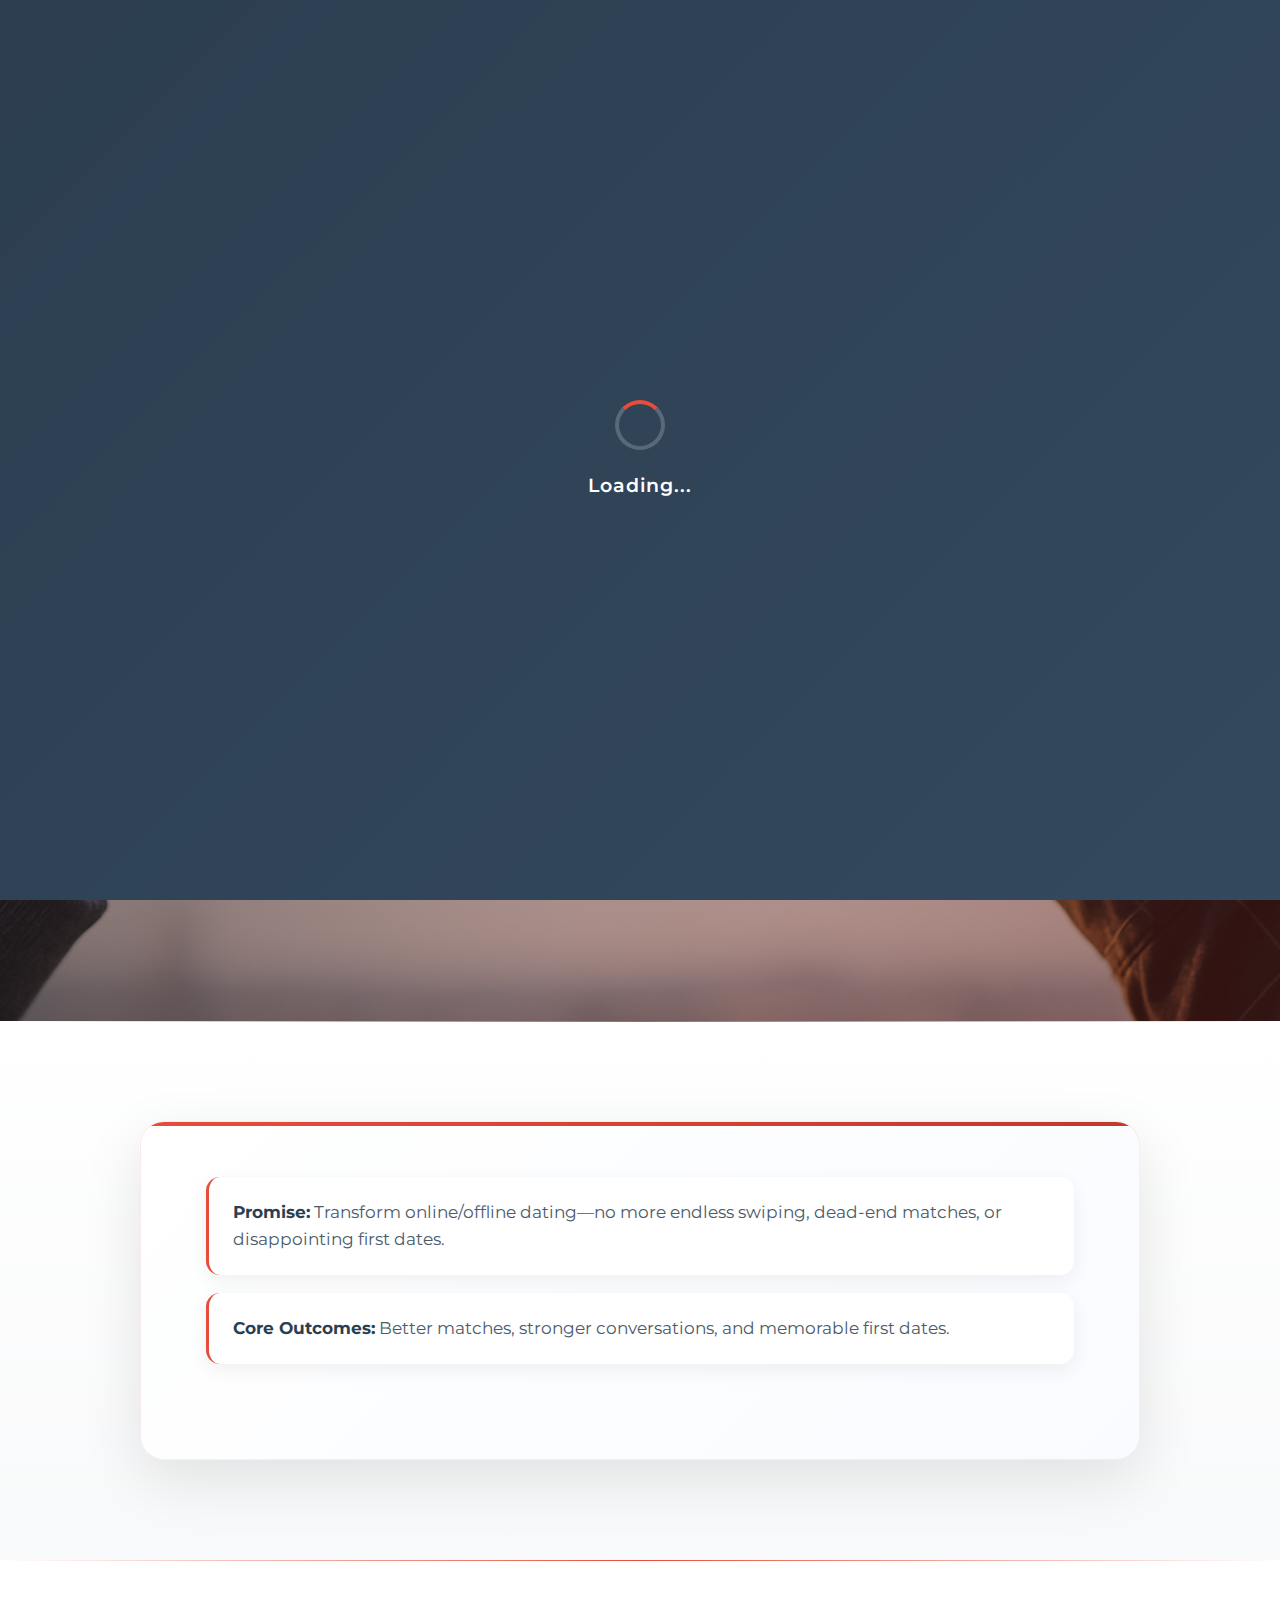
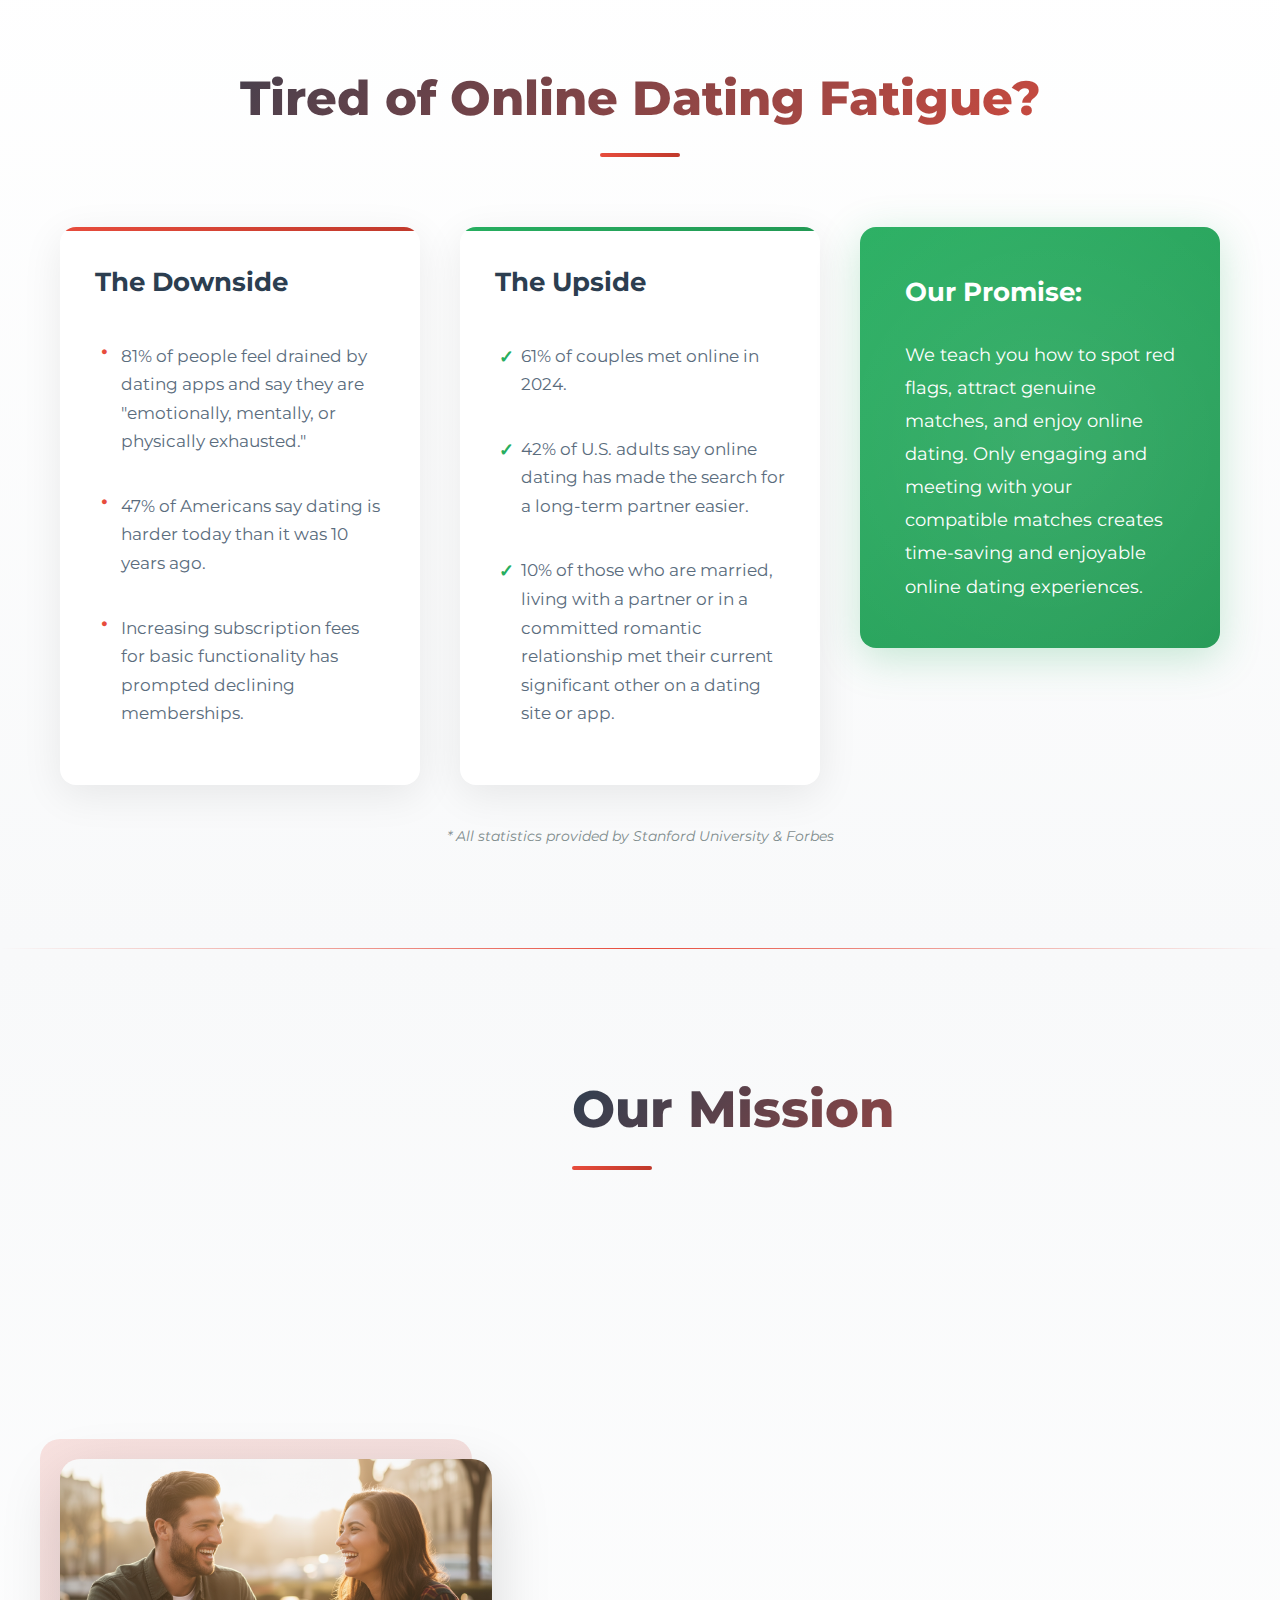
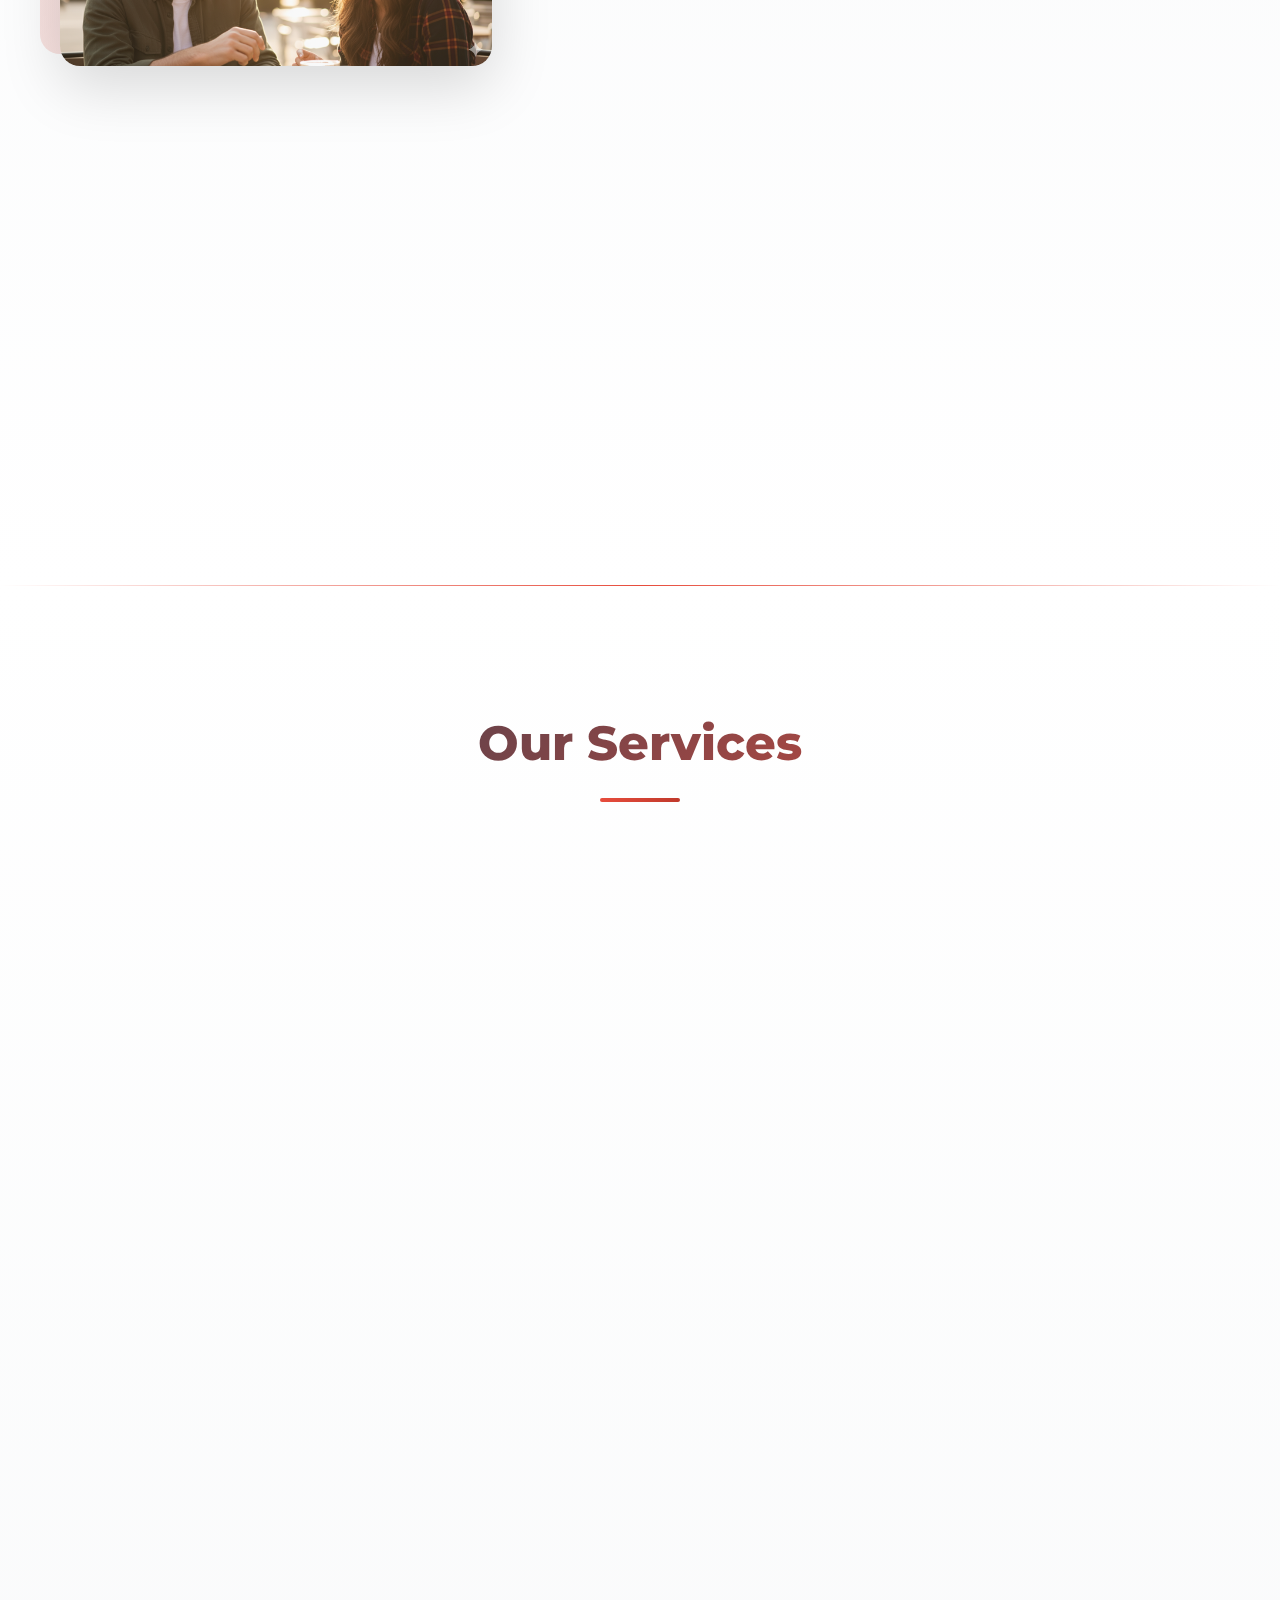
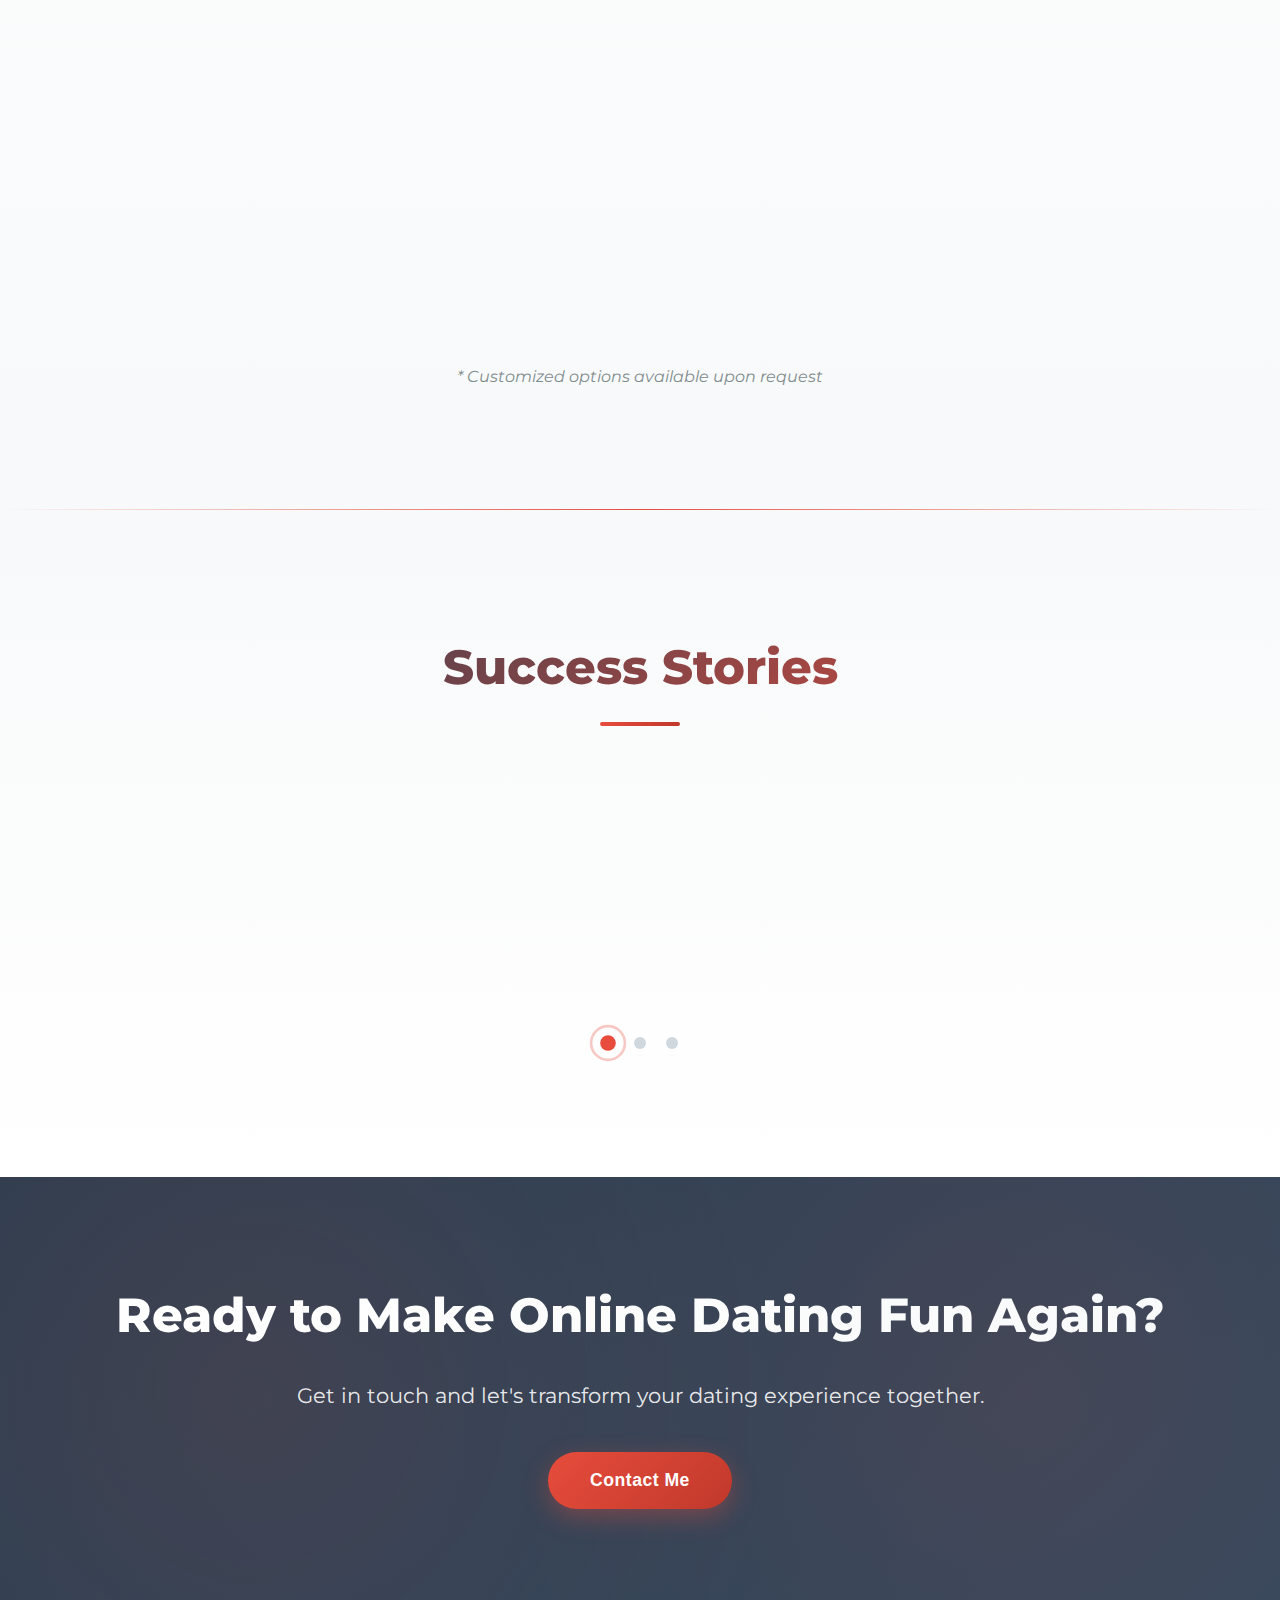
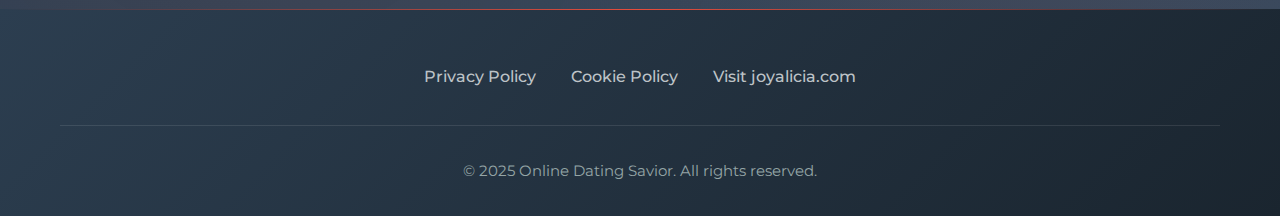
<file: index.html>
<!DOCTYPE html>
<html lang="en">
<head>
    <meta charset="UTF-8">
    <meta name="viewport" content="width=device-width, initial-scale=1.0">
        <meta name="description" content="Transform online dating fatigue into fun, aligned matches with Joy Alicia's Online Dating Savior coaching—profile audits, conversation guidance, and concierge profile management.">
        <link rel="canonical" href="https://www.onlinedatingsavior.com/">
        <link rel="icon" type="image/svg+xml" href="assets/favicon.svg">
        <link rel="icon" type="image/png" href="assets/favicon.png">
        <link rel="apple-touch-icon" href="assets/favicon.png">
        <link rel="preconnect" href="https://fonts.googleapis.com">
        <link rel="preconnect" href="https://fonts.gstatic.com" crossorigin>
    <title>Online Dating Savior - Turn Dating Fatigue Into Fun, Safe & Successful Dates</title>
    <link href="https://fonts.googleapis.com/css2?family=Montserrat:wght@300;400;500;600;700&display=swap" rel="stylesheet">
    <link rel="stylesheet" href="styles.css">
    <style>
        /* Page loader */
        .page-loader {
            position: fixed;
            top: 0;
            left: 0;
            width: 100%;
            height: 100%;
            background: linear-gradient(135deg, #2c3e50 0%, #34495e 100%);
            display: flex;
            align-items: center;
            justify-content: center;
            z-index: 9999;
            transition: opacity 0.5s ease, visibility 0.5s ease;
        }
        
        .page-loader.hidden {
            opacity: 0;
            visibility: hidden;
        }
        
        .loader-content {
            text-align: center;
        }
        
        .loader-spinner {
            width: 50px;
            height: 50px;
            border: 4px solid rgba(255, 255, 255, 0.2);
            border-top-color: #e74c3c;
            border-radius: 50%;
            animation: spin 1s linear infinite;
            margin: 0 auto 20px;
        }
        
        .loader-text {
            color: white;
            font-family: 'Montserrat', sans-serif;
            font-size: 1.2rem;
            font-weight: 600;
            letter-spacing: 1px;
        }
        
        @keyframes spin {
            to { transform: rotate(360deg); }
        }
    </style>
        <meta property="og:title" content="Online Dating Savior | Joy Alicia Coaching">
        <meta property="og:description" content="Get better matches, memorable first dates, and renewed confidence with Joy Alicia’s Online Dating Savior coaching program.">
        <meta property="og:type" content="website">
        <meta property="og:url" content="https://www.onlinedatingsavior.com/">
        <meta property="og:image" content="https://www.onlinedatingsavior.com/assets/1.png">
        <meta property="og:site_name" content="Online Dating Savior">
        <meta name="twitter:card" content="summary_large_image">
        <meta name="twitter:title" content="Online Dating Savior | Joy Alicia Coaching">
        <meta name="twitter:description" content="Transform your online dating experience with expert profile audits, messaging feedback, and concierge profile management.">
        <meta name="twitter:image" content="https://www.onlinedatingsavior.com/assets/1.png">
        <script type="application/ld+json">
        {
            "@context": "https://schema.org",
            "@type": "ProfessionalService",
            "name": "Online Dating Savior",
            "url": "https://www.onlinedatingsavior.com/",
            "description": "Joy Alicia’s Online Dating Savior coaching helps singles create standout profiles, master conversations, and move from apps to meaningful dates.",
            "image": "https://www.onlinedatingsavior.com/assets/1.png",
            "provider": {
                "@type": "Person",
                "name": "Joy Alicia",
                "url": "https://joyalicia.com"
            },
            "areaServed": "Global",
            "serviceType": [
                "Dating profile audit",
                "Go-to guide coaching",
                "Online dating profile management",
                "Messaging and text evaluations"
            ],
            "offers": [
                {
                    "@type": "Offer",
                    "name": "Dating Profile Audit",
                    "price": "100",
                    "priceCurrency": "USD"
                },
                {
                    "@type": "Offer",
                    "name": "Go-To Guide",
                    "price": "100",
                    "priceCurrency": "USD"
                },
                {
                    "@type": "Offer",
                    "name": "Profile Management (First Month)",
                    "price": "400",
                    "priceCurrency": "USD"
                },
                {
                    "@type": "Offer",
                    "name": "Profile Management (Ongoing)",
                    "price": "200",
                    "priceCurrency": "USD"
                },
                {
                    "@type": "Offer",
                    "name": "DMs & Text Evaluations",
                    "price": "50",
                    "priceCurrency": "USD"
                }
            ],
            "contactPoint": {
                "@type": "ContactPoint",
                "contactType": "customer service",
                "email": "joythyology@gmail.com"
            }
        }
        </script>
</head>
<body>
    <!-- Page Loader -->
    <div class="page-loader" id="pageLoader">
        <div class="loader-content">
            <div class="loader-spinner"></div>
            <div class="loader-text">Loading...</div>
        </div>
    </div>

    <!-- Header/Navigation -->
    <header class="site-header">
        <div class="container">
            <div class="header-content">
                <h1 class="site-logo">Online Dating Savior</h1>
            </div>
        </div>
    </header>

    <div id="cookie-banner" class="cookie-banner" role="dialog" aria-live="polite" aria-label="Cookie consent">
        <div class="cookie-banner__content">
            <p>We use cookies to personalize content, improve performance, and remember your preferences. By clicking “Accept”, you agree to our use of cookies.</p>
            <div class="cookie-banner__actions">
                <button id="cookie-accept" class="cookie-banner__button">Accept</button>
                <a href="cookies.html" class="cookie-banner__link">Learn more</a>
            </div>
        </div>
    </div>

    <!-- Hero Section -->
    <section class="hero" role="banner" aria-label="Two hands forming a heart to symbolize meaningful connections through Online Dating Savior">
        <div class="hero-content">
            <h2 class="hero-title">Find Your Perfect Match. Effortlessly.</h2>
            <p class="hero-subtitle">Tired of endless swiping and dead-end dates? Discover proven strategies to attract real connections and save time, stress, & heartbreak while online dating. Enjoy every first date, and build lasting relationships.</p>
            
            <div class="hero-buttons">
                <button class="cta-primary" onclick="scrollToServices()">Start Your Journey</button>
                <button class="cta-secondary" onclick="scrollToMission()">Learn How It Works</button>
            </div>
            
            <div class="social-proof">
                <div class="testimonial-preview">
                    <p>"After just one session, my matches doubled!" - Sarah M.</p>
                </div>
            </div>
        </div>
    </section>

    <!-- Joy Alicia Program Highlight -->
    <section class="program-highlight">
        <div class="container">
            <div class="program-card">
                <ul class="program-points">
                    <li><strong>Promise:</strong> Transform online/offline dating—no more endless swiping, dead-end matches, or disappointing first dates.</li>
                    <li><strong>Core Outcomes:</strong> Better matches, stronger conversations, and memorable first dates.</li>
                </ul>
            </div>
        </div>
    </section>

    <!-- Pain Point → Promise Section -->
    <section class="pain-point">
        <div class="container">
            <h2>Tired of Online Dating Fatigue?</h2>
            
            <div class="problem-promise">
                <div class="problem-side">
                    <h3>The Downside</h3>
                    <p>81% of people feel drained by dating apps and say they are "emotionally, mentally, or physically exhausted."</p>
                    <p>47% of Americans say dating is harder today than it was 10 years ago.</p>
                    <p>Increasing subscription fees for basic functionality has prompted declining memberships.</p>
                </div>
                
                <div class="upside-side">
                    <h3>The Upside</h3>
                    <p>61% of couples met online in 2024.</p>
                    <p>42% of U.S. adults say online dating has made the search for a long-term partner easier.</p>
                    <p>10% of those who are married, living with a partner or in a committed romantic relationship met their current significant other on a dating site or app.</p>
                </div>
                
                <div class="promise-side">
                    <div class="promise-box">
                        <h3>Our Promise:</h3>
                        <p>We teach you how to spot red flags, attract genuine matches, and enjoy online dating. Only engaging and meeting with your compatible matches creates time-saving and enjoyable online dating experiences.</p>
                    </div>
                </div>
            </div>
            <p class="statistics-attribution">* All statistics provided by Stanford University &amp; Forbes</p>
        </div>
    </section>

    <!-- Our Mission Section -->
    <section class="mission" id="mission">
        <div class="container">
            <div class="mission-content">
                <div class="mission-image">
                    <img src="assets/2.png" alt="Happy couple on a date" />
                </div>
                <div class="mission-text">
                    <h2>Our Mission</h2>
                    <div class="mission-points">
                        <div class="mission-point">
                            <h3><strong>Clarity:</strong> Save precious time</h3>
                            <p>Learn to identify quality matches quickly and efficiently. Thirty percent of people on dating apps are married or in a relationship. Become an expert at recognizing those who are playing games on dating apps.</p>
                        </div>
                        <div class="mission-point">
                            <h3><strong>Compatibility:</strong> Get to know who's worth it immediately</h3>
                            <p>Instead of being shocked by detrimental disclosures and learning about non-negotiable revelations weeks, months, or years later, we help you cut your losses before commiting to people you'll clash with later.</p>
                        </div>
                        <div class="mission-point">
                            <h3><strong>Efficiency:</strong> Prevent yourself from getting ghosted</h3>
                            <p>After 20 years of online dating, I've only been ghosted less than 10 times. I'll teach you how to identify ghosters, time-wasters, pathological liars, abusers... I've seen it all and I'll save you time, stress and heartbreak.</p>
                        </div>
                    </div>
                </div>
            </div>
        </div>
    </section>

    <!-- Services Section -->
    <section class="services" id="services">
        <div class="container">
            <h2>Our Services</h2>
            <div class="services-grid">
                <div class="service-card">
                    <div class="service-icon">
                        <svg width="48" height="48" viewBox="0 0 24 24" fill="none" xmlns="http://www.w3.org/2000/svg">
                            <path d="M12 12C14.7614 12 17 9.76142 17 7C17 4.23858 14.7614 2 12 2C9.23858 2 7 4.23858 7 7C7 9.76142 9.23858 12 12 12Z" stroke="currentColor" stroke-width="2"/>
                            <path d="M20.5899 22C20.5899 18.13 16.7399 15 11.9999 15C7.25991 15 3.40991 18.13 3.40991 22" stroke="currentColor" stroke-width="2"/>
                        </svg>
                    </div>
                    <h3>DATING PROFILE AUDIT</h3>
                    <div class="service-price service-price--free">
                        <span class="price-badge">★ FREE ★</span>
                        <span class="price-note price-note--limited">for a limited time</span>
                    </div>
                    <p>Make your photos, prompts, and bio work together. We audit every element, flag red flags, and show you how to express personality that prompts the right people to swipe right. Profile audits cost $200+ on average. This offer is only available for a limited time.</p>
                    <button class="service-cta" onclick="document.getElementById('openContactModal').click()">Book Now</button>
                </div>

                <div class="service-card">
                    <div class="service-icon">
                        <svg width="48" height="48" viewBox="0 0 24 24" fill="none" xmlns="http://www.w3.org/2000/svg">
                            <path d="M9 11H15M9 15H15M17 3H7C5.89543 3 5 3.89543 5 5V19C5 20.1046 5.89543 21 7 21H17C18.1046 21 19 20.1046 19 19V5C19 3.89543 18.1046 3 17 3Z" stroke="currentColor" stroke-width="2"/>
                        </svg>
                    </div>
                    <h3>GO-TO GUIDE</h3>
                    <div class="service-price">
                        <span class="price-amount">$100</span>
                    </div>
                    <p>A downloadable playbook that spots profile red flags, dials in search filters, and gives you smart icebreakers. Includes privacy guidance and bonus questions for online and offline dates.</p>
                    <a class="service-cta" href="https://square.link/u/IAPne9qy" target="_blank" rel="noopener">Buy Now</a>
                </div>

                <div class="service-card">
                    <div class="service-icon">
                        <svg width="48" height="48" viewBox="0 0 24 24" fill="none" xmlns="http://www.w3.org/2000/svg">
                            <path d="M8 12H16M8 16H16M6 20H18C19.1046 20 20 19.1046 20 18V6C20 4.89543 19.1046 4 18 4H6C4.89543 4 4 4.89543 4 6V18C4 19.1046 4.89543 20 6 20Z" stroke="currentColor" stroke-width="2"/>
                        </svg>
                    </div>
                    <h3>PROFILE MANAGEMENT</h3>
                    <div class="service-price service-price--tiered">
                        <div class="price-tier">
                            <span class="price-amount">$400</span>
                            <span class="price-note">1st month</span>
                        </div>
                        <div class="price-divider"></div>
                        <div class="price-tier">
                            <span class="price-amount price-amount--secondary">$200</span>
                            <span class="price-note">after</span>
                        </div>
                    </div>
                    <p>We co-pilot your inbox, refine matches, and coach you toward high-quality dates. Expect weekly strategy calls and curated outreach that moves you off the apps faster.</p>
                    <div class="service-cta-group">
                        <a class="service-cta service-cta--split" href="https://square.link/u/Do0bstod" target="_blank" rel="noopener">1st Month</a>
                        <a class="service-cta service-cta--split service-cta--secondary" href="https://square.link/u/paaT8lC9" target="_blank" rel="noopener">Ongoing</a>
                    </div>
                </div>

                <div class="service-card">
                    <div class="service-icon">
                        <svg width="48" height="48" viewBox="0 0 24 24" fill="none" xmlns="http://www.w3.org/2000/svg">
                            <path d="M8 12H16M8 16H16M6 20H18C19.1046 20 20 19.1046 20 18V6C20 4.89543 19.1046 4 18 4H6C4.89543 4 4 4.89543 4 6V18C4 19.1046 4.89543 20 6 20Z" stroke="currentColor" stroke-width="2"/>
                        </svg>
                    </div>
                    <h3>DMs &amp; TEXT EVALUATIONS</h3>
                    <div class="service-price">
                        <span class="price-amount">$50</span>
                    </div>
                    <p>Send us your screenshots and goals; we'll decode their tone, your pacing, and next-line suggestions. Perfect your flirting style and avoid mixed signals or ghosting triggers.</p>
                    <a class="service-cta" href="https://square.link/u/W2NAiWVY" target="_blank" rel="noopener">Book Now</a>
                </div>
            </div>
            <p class="services-note">* Customized options available upon request</p>
        </div>
    </section>

    <!-- Testimonials Section -->
    <section class="testimonials">
        <div class="container">
            <h2>Success Stories</h2>
            <div class="testimonials-carousel">
                <div class="testimonial active">
                    <p>"After just one session, my matches doubled!"</p>
                    <span class="testimonial-author">- Sarah M.</span>
                </div>
                <div class="testimonial">
                    <p>"I finally stopped wasting time on bad dates."</p>
                    <span class="testimonial-author">- Jessica L.</span>
                </div>
                <div class="testimonial">
                    <p>"Online dating is actually fun now. I look forward to my dates!"</p>
                    <span class="testimonial-author">- Amanda K.</span>
                </div>
            </div>
            <div class="carousel-dots">
                <span class="dot active" onclick="currentSlide(1)"></span>
                <span class="dot" onclick="currentSlide(2)"></span>
                <span class="dot" onclick="currentSlide(3)"></span>
            </div>
        </div>
    </section>

    <!-- Contact Section -->
    <section class="contact-section" id="waitlist">
        <div class="container">
            <div class="contact-content">
                <h2>Ready to Make Online Dating Fun Again?</h2>
                <p class="contact-subtitle">Get in touch and let's transform your dating experience together.</p>
                <button class="cta-primary" id="openContactModal">Contact Me</button>
            </div>
        </div>
    </section>

    <!-- Contact Modal -->
    <div id="contactModal" class="modal">
        <div class="modal-content">
            <span class="modal-close">&times;</span>
            <h2>Get in Touch</h2>
            <p class="modal-subtitle">Have questions? Ready to start your journey? Send me a message!</p>
            
            <form class="contact-form" action="https://formspree.io/f/xeopyewr" method="POST">
                <div class="form-group">
                    <label for="name">Name</label>
                    <input type="text" id="name" name="name" required>
                </div>
                
                <div class="form-group">
                    <label for="email">Email</label>
                    <input type="email" id="email" name="email" required>
                </div>
                
                <div class="form-group">
                    <label for="subject">Subject</label>
                    <input type="text" id="subject" name="subject" required>
                </div>
                
                <div class="form-group">
                    <label for="message">Message</label>
                    <textarea id="message" name="message" rows="5" required></textarea>
                </div>
                
                <button type="submit" class="form-submit">Send Message</button>
            </form>
        </div>
    </div>

    <!-- Footer -->
    <footer class="footer">
        <div class="container">
            <div class="footer-content">
                <div class="footer-links">
                    <a href="privacy.html" target="_blank" rel="noopener">Privacy Policy</a>
                    <a href="cookies.html" target="_blank" rel="noopener">Cookie Policy</a>
                    <a href="https://joyalicia.com" target="_blank" rel="noopener">Visit joyalicia.com</a>
                </div>
            </div>
            <div class="footer-bottom">
                <p>&copy; 2025 Online Dating Savior. All rights reserved.</p>
            </div>
        </div>
    </footer>

    <script src="script.js"></script>
</body>
</html>
</file>
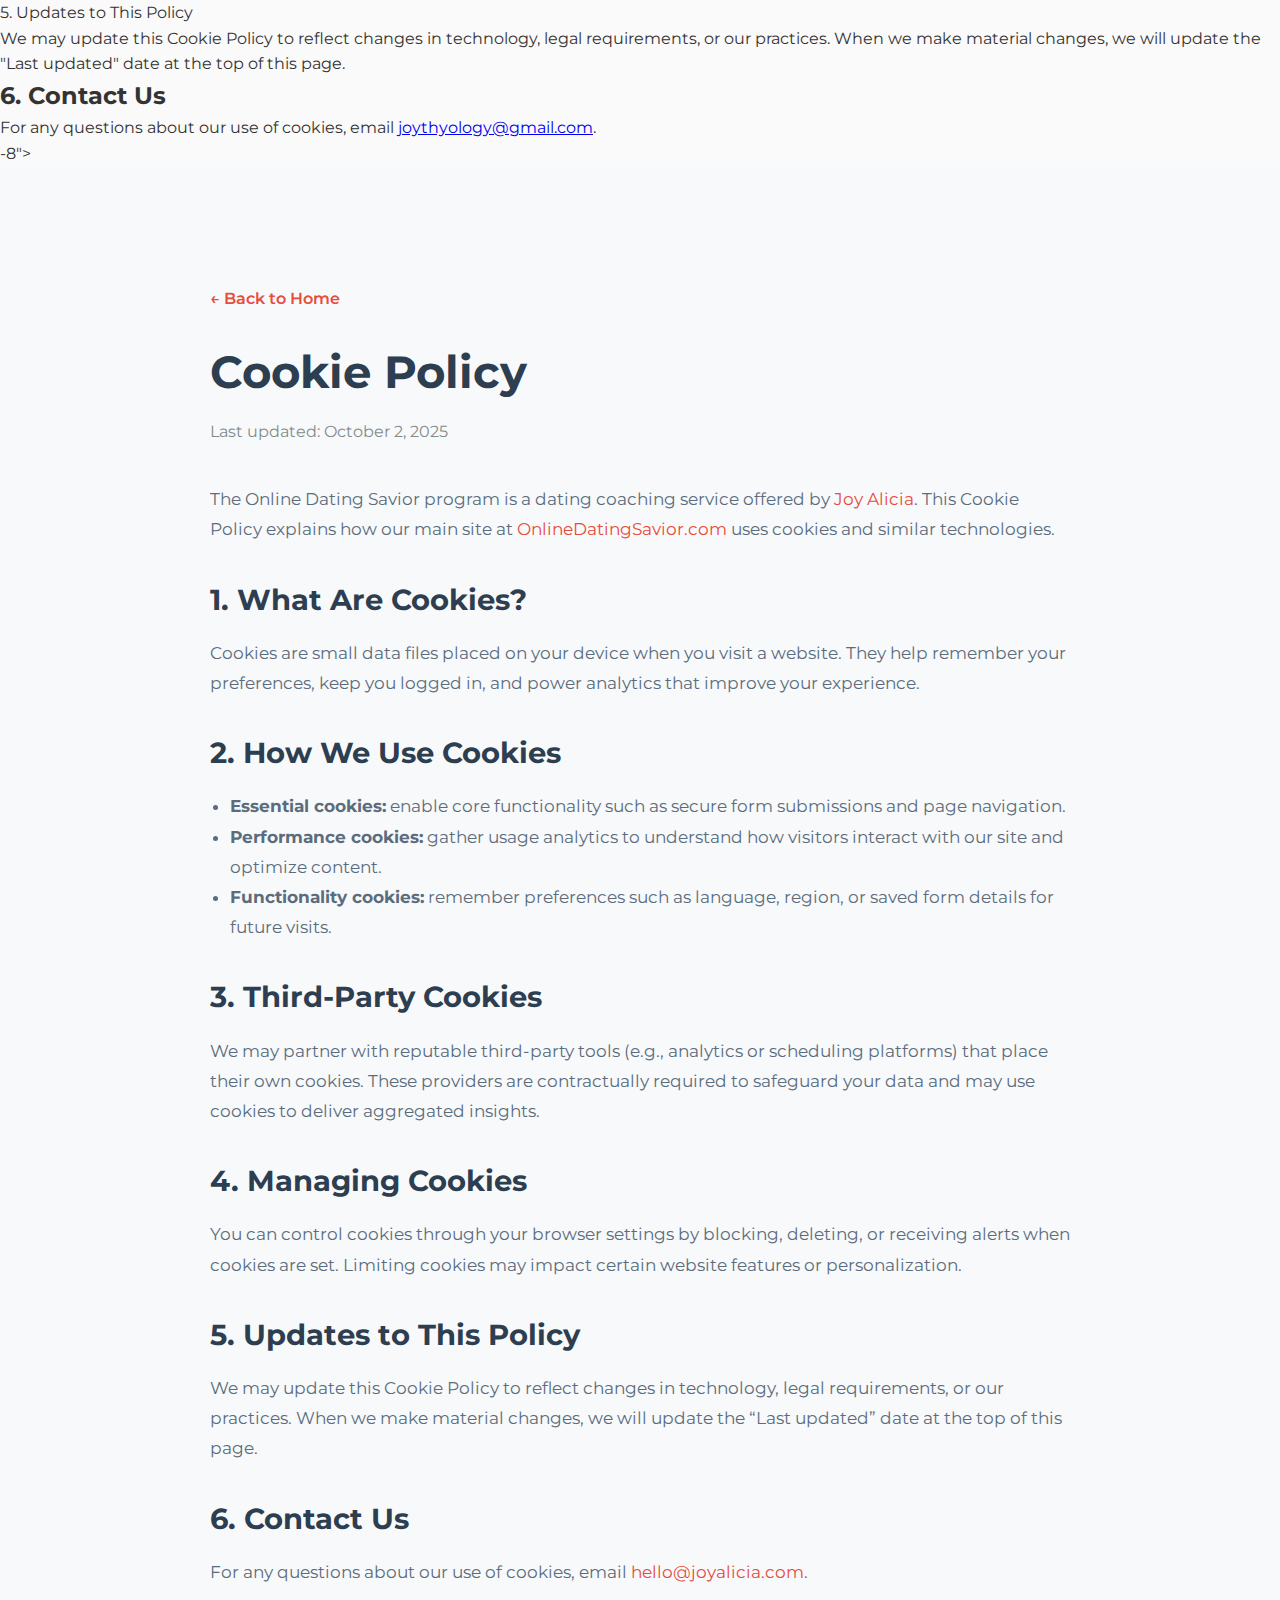
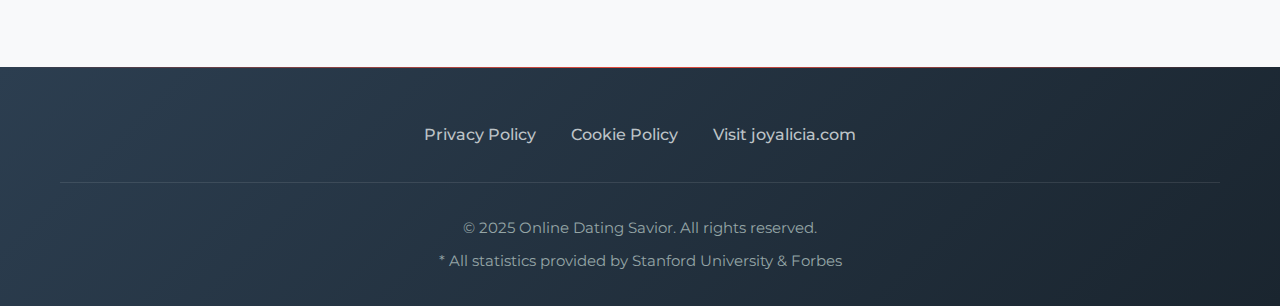
<file: cookies-WinkingMonster.html>
<!DOCTYPE html>
<html lang="en">
<head>
    <meta char                <h2>5. Updates to This Policy</h2>
                <p>We may update this Cookie Policy to reflect changes in technology, legal requirements, or our practices. When we make material changes, we will update the "Last updated" date at the top of this page.</p>

                <h2>6. Contact Us</h2>
                <p>For any questions about our use of cookies, email <a href="mailto:joythyology@gmail.com">joythyology@gmail.com</a>.</p>
            </div>
        </div>
    </section>-8">
    <meta name="viewport" content="width=device-width, initial-scale=1.0">
    <meta name="description" content="Learn how Online Dating Savior uses cookies to personalize content, analyze performance, and safeguard your preferences.">
    <link rel="canonical" href="https://www.onlinedatingsavior.com/cookies.html">
    <link rel="preconnect" href="https://fonts.googleapis.com">
    <link rel="preconnect" href="https://fonts.gstatic.com" crossorigin>
    <title>Cookie Policy | Online Dating Savior</title>
    <link href="https://fonts.googleapis.com/css2?family=Montserrat:wght@300;400;500;600;700&display=swap" rel="stylesheet">
    <link rel="stylesheet" href="styles.css">
    <meta property="og:title" content="Cookie Policy | Online Dating Savior">
    <meta property="og:description" content="Understand how Joy Alicia’s Online Dating Savior program uses cookies and similar technologies.">
    <meta property="og:type" content="article">
    <meta property="og:url" content="https://www.onlinedatingsavior.com/cookies.html">
    <meta property="og:image" content="https://www.onlinedatingsavior.com/assets/1.png">
    <meta name="twitter:card" content="summary_large_image">
    <meta name="twitter:title" content="Cookie Policy | Online Dating Savior">
    <meta name="twitter:description" content="Review the cookie practices that support Joy Alicia’s Online Dating Savior coaching site.">
</head>
<body>
    <div id="cookie-banner" class="cookie-banner" role="dialog" aria-live="polite" aria-label="Cookie consent">
        <div class="cookie-banner__content">
            <p>We use cookies to personalize content, improve performance, and remember your preferences. By clicking “Accept”, you agree to our use of cookies.</p>
            <div class="cookie-banner__actions">
                <button id="cookie-accept" class="cookie-banner__button">Accept</button>
                <a href="cookies.html" class="cookie-banner__link">Learn more</a>
            </div>
        </div>
    </div>

    <section class="policy-page">
        <div class="container policy-container">
            <a href="index.html" class="policy-back">&#8592; Back to Home</a>
            <h1>Cookie Policy</h1>
            <p class="policy-updated">Last updated: October 2, 2025</p>

            <div class="policy-content">
                <p>The Online Dating Savior program is a dating coaching service offered by <a href="https://joyalicia.com" target="_blank" rel="noopener">Joy Alicia</a>. This Cookie Policy explains how our main site at <a href="https://www.onlinedatingsavior.com" target="_blank" rel="noopener">OnlineDatingSavior.com</a> uses cookies and similar technologies.</p>

                <h2>1. What Are Cookies?</h2>
                <p>Cookies are small data files placed on your device when you visit a website. They help remember your preferences, keep you logged in, and power analytics that improve your experience.</p>

                <h2>2. How We Use Cookies</h2>
                <ul>
                    <li><strong>Essential cookies:</strong> enable core functionality such as secure form submissions and page navigation.</li>
                    <li><strong>Performance cookies:</strong> gather usage analytics to understand how visitors interact with our site and optimize content.</li>
                    <li><strong>Functionality cookies:</strong> remember preferences such as language, region, or saved form details for future visits.</li>
                </ul>

                <h2>3. Third-Party Cookies</h2>
                <p>We may partner with reputable third-party tools (e.g., analytics or scheduling platforms) that place their own cookies. These providers are contractually required to safeguard your data and may use cookies to deliver aggregated insights.</p>

                <h2>4. Managing Cookies</h2>
                <p>You can control cookies through your browser settings by blocking, deleting, or receiving alerts when cookies are set. Limiting cookies may impact certain website features or personalization.</p>

                <h2>5. Updates to This Policy</h2>
                <p>We may update this Cookie Policy to reflect changes in technology, legal requirements, or our practices. When we make material changes, we will update the “Last updated” date at the top of this page.</p>

                <h2>6. Contact Us</h2>
                <p>For any questions about our use of cookies, email <a href="mailto:hello@joyalicia.com">hello@joyalicia.com</a>.</p>
            </div>
        </div>
    </section>

    <footer class="footer">
        <div class="container">
            <div class="footer-content">
                <div class="footer-links">
                    <a href="privacy.html" target="_blank" rel="noopener">Privacy Policy</a>
                    <a href="cookies.html" target="_blank" rel="noopener">Cookie Policy</a>
                    <a href="https://joyalicia.com" target="_blank" rel="noopener">Visit joyalicia.com</a>
                </div>
            </div>
            <div class="footer-bottom">
                <p>&copy; 2025 Online Dating Savior. All rights reserved.</p>
                <p>* All statistics provided by Stanford University &amp; Forbes</p>
            </div>
        </div>
    </footer>

    <script src="script.js"></script>
</body>
</html>
</file>
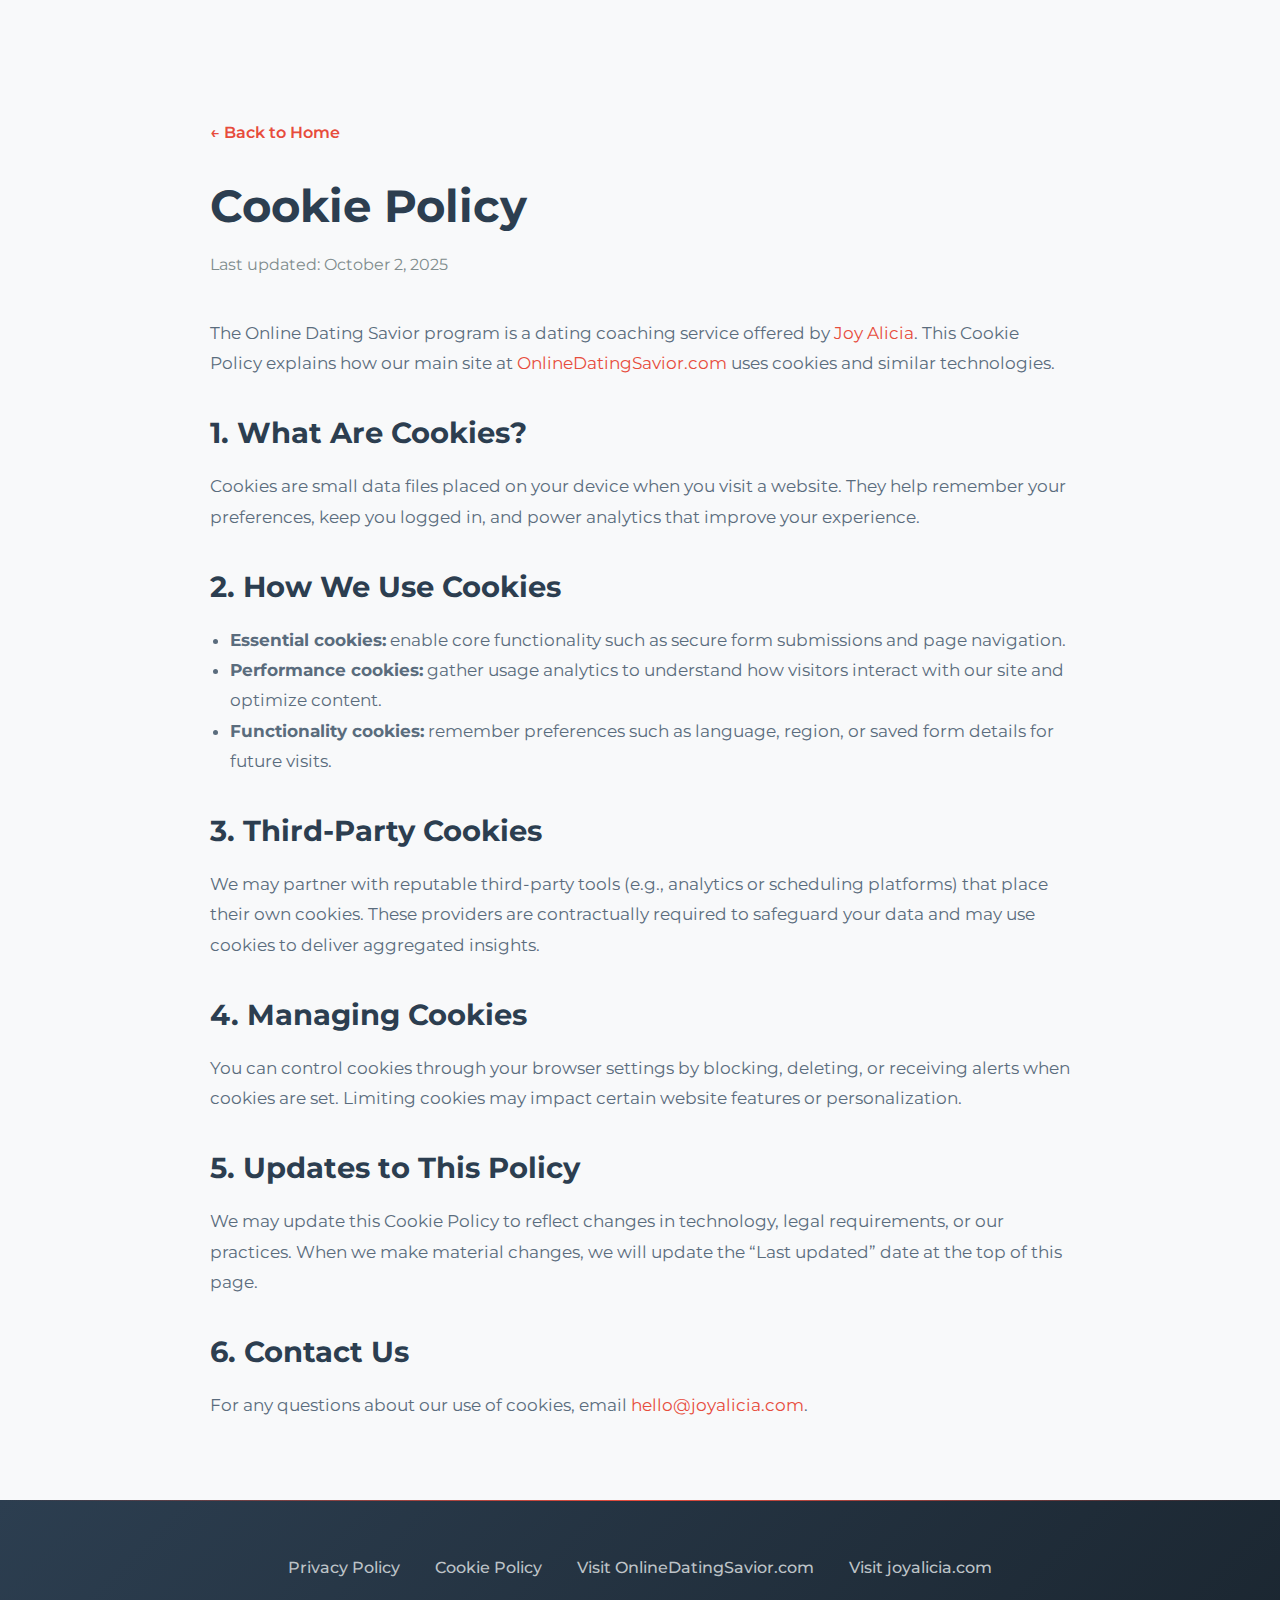
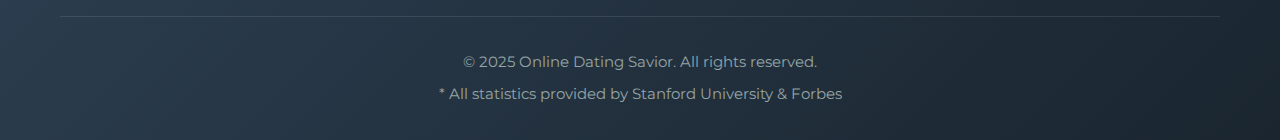
<file: cookies.html>
<!DOCTYPE html>
<html lang="en">
<head>
    <meta charset="UTF-8">
    <meta name="viewport" content="width=device-width, initial-scale=1.0">
    <meta name="description" content="Learn how Online Dating Savior uses cookies to personalize content, analyze performance, and safeguard your preferences.">
    <link rel="canonical" href="https://www.onlinedatingsavior.com/cookies.html">
    <link rel="preconnect" href="https://fonts.googleapis.com">
    <link rel="preconnect" href="https://fonts.gstatic.com" crossorigin>
    <title>Cookie Policy | Online Dating Savior</title>
    <link href="https://fonts.googleapis.com/css2?family=Montserrat:wght@300;400;500;600;700&display=swap" rel="stylesheet">
    <link rel="stylesheet" href="styles.css">
    <meta property="og:title" content="Cookie Policy | Online Dating Savior">
    <meta property="og:description" content="Understand how Joy Alicia’s Online Dating Savior program uses cookies and similar technologies.">
    <meta property="og:type" content="article">
    <meta property="og:url" content="https://www.onlinedatingsavior.com/cookies.html">
    <meta property="og:image" content="https://www.onlinedatingsavior.com/assets/1.png">
    <meta name="twitter:card" content="summary_large_image">
    <meta name="twitter:title" content="Cookie Policy | Online Dating Savior">
    <meta name="twitter:description" content="Review the cookie practices that support Joy Alicia’s Online Dating Savior coaching site.">
</head>
<body>
    <div id="cookie-banner" class="cookie-banner" role="dialog" aria-live="polite" aria-label="Cookie consent">
        <div class="cookie-banner__content">
            <p>We use cookies to personalize content, improve performance, and remember your preferences. By clicking “Accept”, you agree to our use of cookies.</p>
            <div class="cookie-banner__actions">
                <button id="cookie-accept" class="cookie-banner__button">Accept</button>
                <a href="cookies.html" class="cookie-banner__link">Learn more</a>
            </div>
        </div>
    </div>

    <section class="policy-page">
        <div class="container policy-container">
            <a href="index.html" class="policy-back">&#8592; Back to Home</a>
            <h1>Cookie Policy</h1>
            <p class="policy-updated">Last updated: October 2, 2025</p>

            <div class="policy-content">
                <p>The Online Dating Savior program is a dating coaching service offered by <a href="https://joyalicia.com" target="_blank" rel="noopener">Joy Alicia</a>. This Cookie Policy explains how our main site at <a href="https://www.onlinedatingsavior.com" target="_blank" rel="noopener">OnlineDatingSavior.com</a> uses cookies and similar technologies.</p>

                <h2>1. What Are Cookies?</h2>
                <p>Cookies are small data files placed on your device when you visit a website. They help remember your preferences, keep you logged in, and power analytics that improve your experience.</p>

                <h2>2. How We Use Cookies</h2>
                <ul>
                    <li><strong>Essential cookies:</strong> enable core functionality such as secure form submissions and page navigation.</li>
                    <li><strong>Performance cookies:</strong> gather usage analytics to understand how visitors interact with our site and optimize content.</li>
                    <li><strong>Functionality cookies:</strong> remember preferences such as language, region, or saved form details for future visits.</li>
                </ul>

                <h2>3. Third-Party Cookies</h2>
                <p>We may partner with reputable third-party tools (e.g., analytics or scheduling platforms) that place their own cookies. These providers are contractually required to safeguard your data and may use cookies to deliver aggregated insights.</p>

                <h2>4. Managing Cookies</h2>
                <p>You can control cookies through your browser settings by blocking, deleting, or receiving alerts when cookies are set. Limiting cookies may impact certain website features or personalization.</p>

                <h2>5. Updates to This Policy</h2>
                <p>We may update this Cookie Policy to reflect changes in technology, legal requirements, or our practices. When we make material changes, we will update the “Last updated” date at the top of this page.</p>

                <h2>6. Contact Us</h2>
                <p>For any questions about our use of cookies, email <a href="mailto:hello@joyalicia.com">hello@joyalicia.com</a>.</p>
            </div>
        </div>
    </section>

    <footer class="footer">
        <div class="container">
            <div class="footer-content">
                <div class="footer-links">
                    <a href="privacy.html">Privacy Policy</a>
                    <a href="cookies.html">Cookie Policy</a>
                    <a href="https://www.onlinedatingsavior.com" target="_blank" rel="noopener">Visit OnlineDatingSavior.com</a>
                    <a href="https://joyalicia.com" target="_blank" rel="noopener">Visit joyalicia.com</a>
                </div>
            </div>
            <div class="footer-bottom">
                <p>&copy; 2025 Online Dating Savior. All rights reserved.</p>
                <p>* All statistics provided by Stanford University &amp; Forbes</p>
            </div>
        </div>
    </footer>

    <script src="script.js"></script>
</body>
</html>
</file>
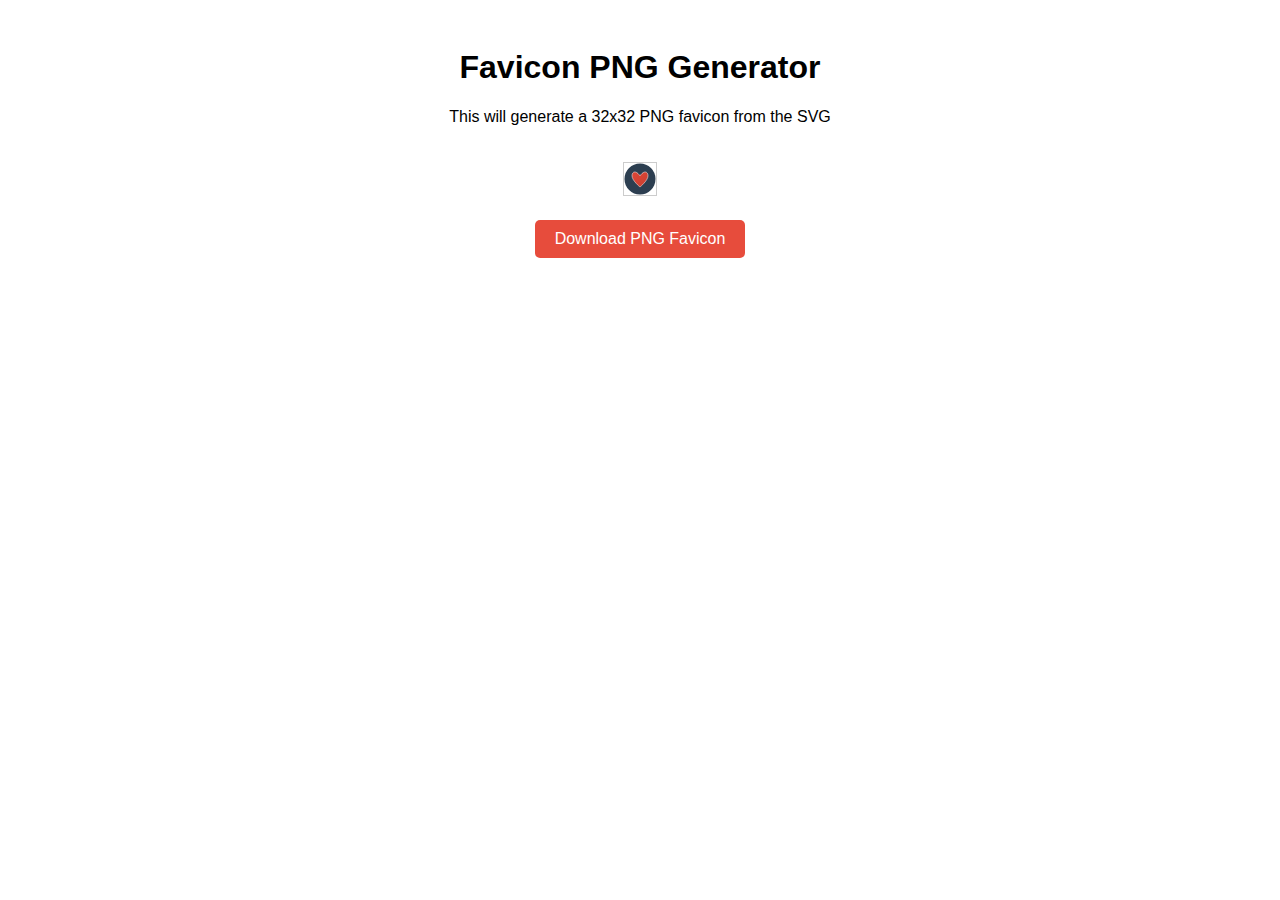
<file: generate-favicon.html>
<!DOCTYPE html>
<html>
<head>
    <title>Favicon Generator</title>
    <style>
        body {
            font-family: Arial, sans-serif;
            padding: 20px;
            text-align: center;
        }
        canvas {
            border: 1px solid #ccc;
            margin: 20px;
        }
        button {
            padding: 10px 20px;
            font-size: 16px;
            background: #e74c3c;
            color: white;
            border: none;
            border-radius: 5px;
            cursor: pointer;
        }
    </style>
</head>
<body>
    <h1>Favicon PNG Generator</h1>
    <p>This will generate a 32x32 PNG favicon from the SVG</p>
    <canvas id="canvas" width="32" height="32"></canvas>
    <br>
    <button onclick="generateFavicon()">Download PNG Favicon</button>
    
    <script>
        function generateFavicon() {
            const canvas = document.getElementById('canvas');
            const ctx = canvas.getContext('2d');
            
            // Clear canvas
            ctx.clearRect(0, 0, 32, 32);
            
            // Draw background circle
            ctx.fillStyle = '#2c3e50';
            ctx.beginPath();
            ctx.arc(16, 16, 15.5, 0, Math.PI * 2);
            ctx.fill();
            
            // Draw heart with gradient
            const gradient = ctx.createLinearGradient(0, 0, 32, 32);
            gradient.addColorStop(0, '#e74c3c');
            gradient.addColorStop(1, '#c0392b');
            
            ctx.fillStyle = gradient;
            ctx.strokeStyle = 'white';
            ctx.lineWidth = 0.5;
            
            // Heart path (scaled down)
            ctx.beginPath();
            ctx.moveTo(16, 24);
            // Left curve
            ctx.bezierCurveTo(16, 24, 8, 17.6, 8, 12.8);
            ctx.bezierCurveTo(8, 9.6, 10.24, 8, 12.8, 9.6);
            ctx.bezierCurveTo(14.4, 10.56, 16, 12.8, 16, 12.8);
            // Right curve
            ctx.bezierCurveTo(16, 12.8, 17.6, 10.56, 19.2, 9.6);
            ctx.bezierCurveTo(21.76, 8, 24, 9.6, 24, 12.8);
            ctx.bezierCurveTo(24, 17.6, 16, 24, 16, 24);
            ctx.closePath();
            ctx.fill();
            ctx.stroke();
            
            // Download
            canvas.toBlob(function(blob) {
                const url = URL.createObjectURL(blob);
                const a = document.createElement('a');
                a.href = url;
                a.download = 'favicon.png';
                a.click();
                URL.revokeObjectURL(url);
            });
        }
        
        // Auto-generate on page load
        window.onload = function() {
            generateFavicon();
        };
    </script>
</body>
</html>
</file>
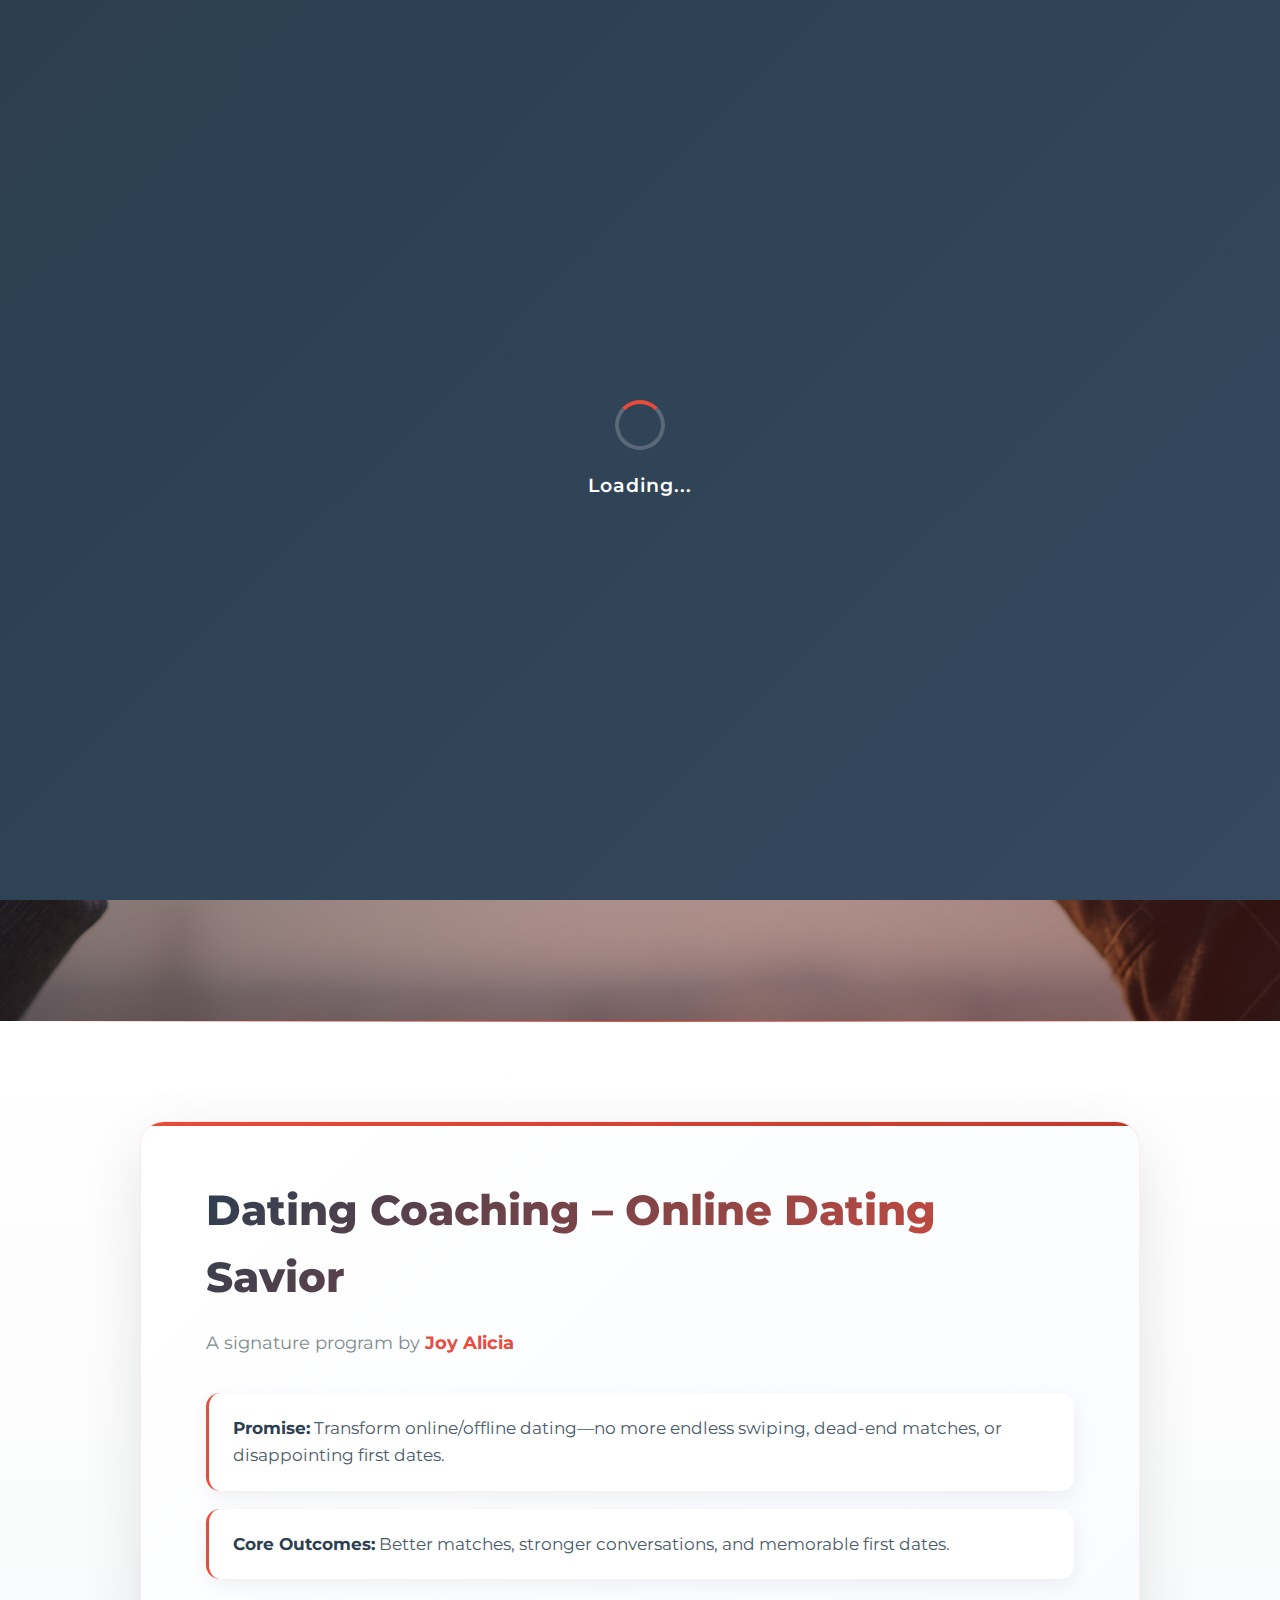
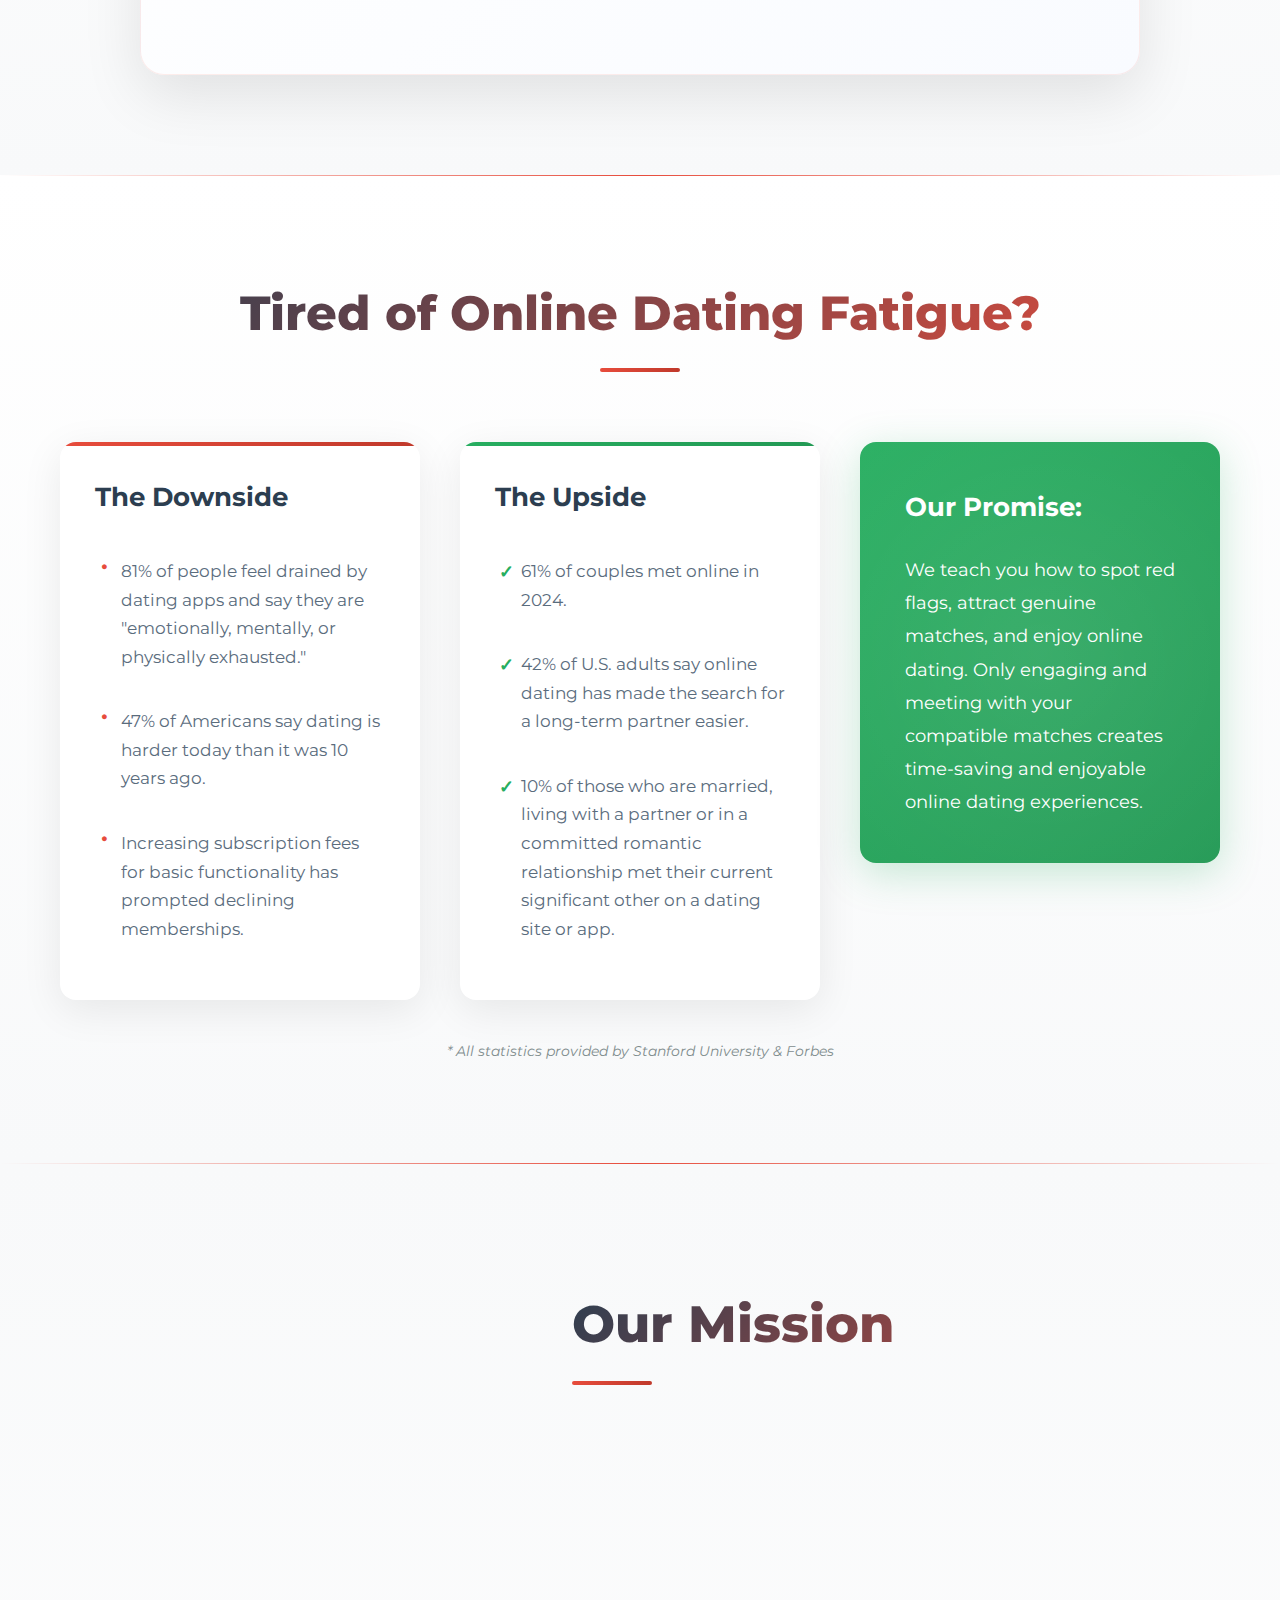
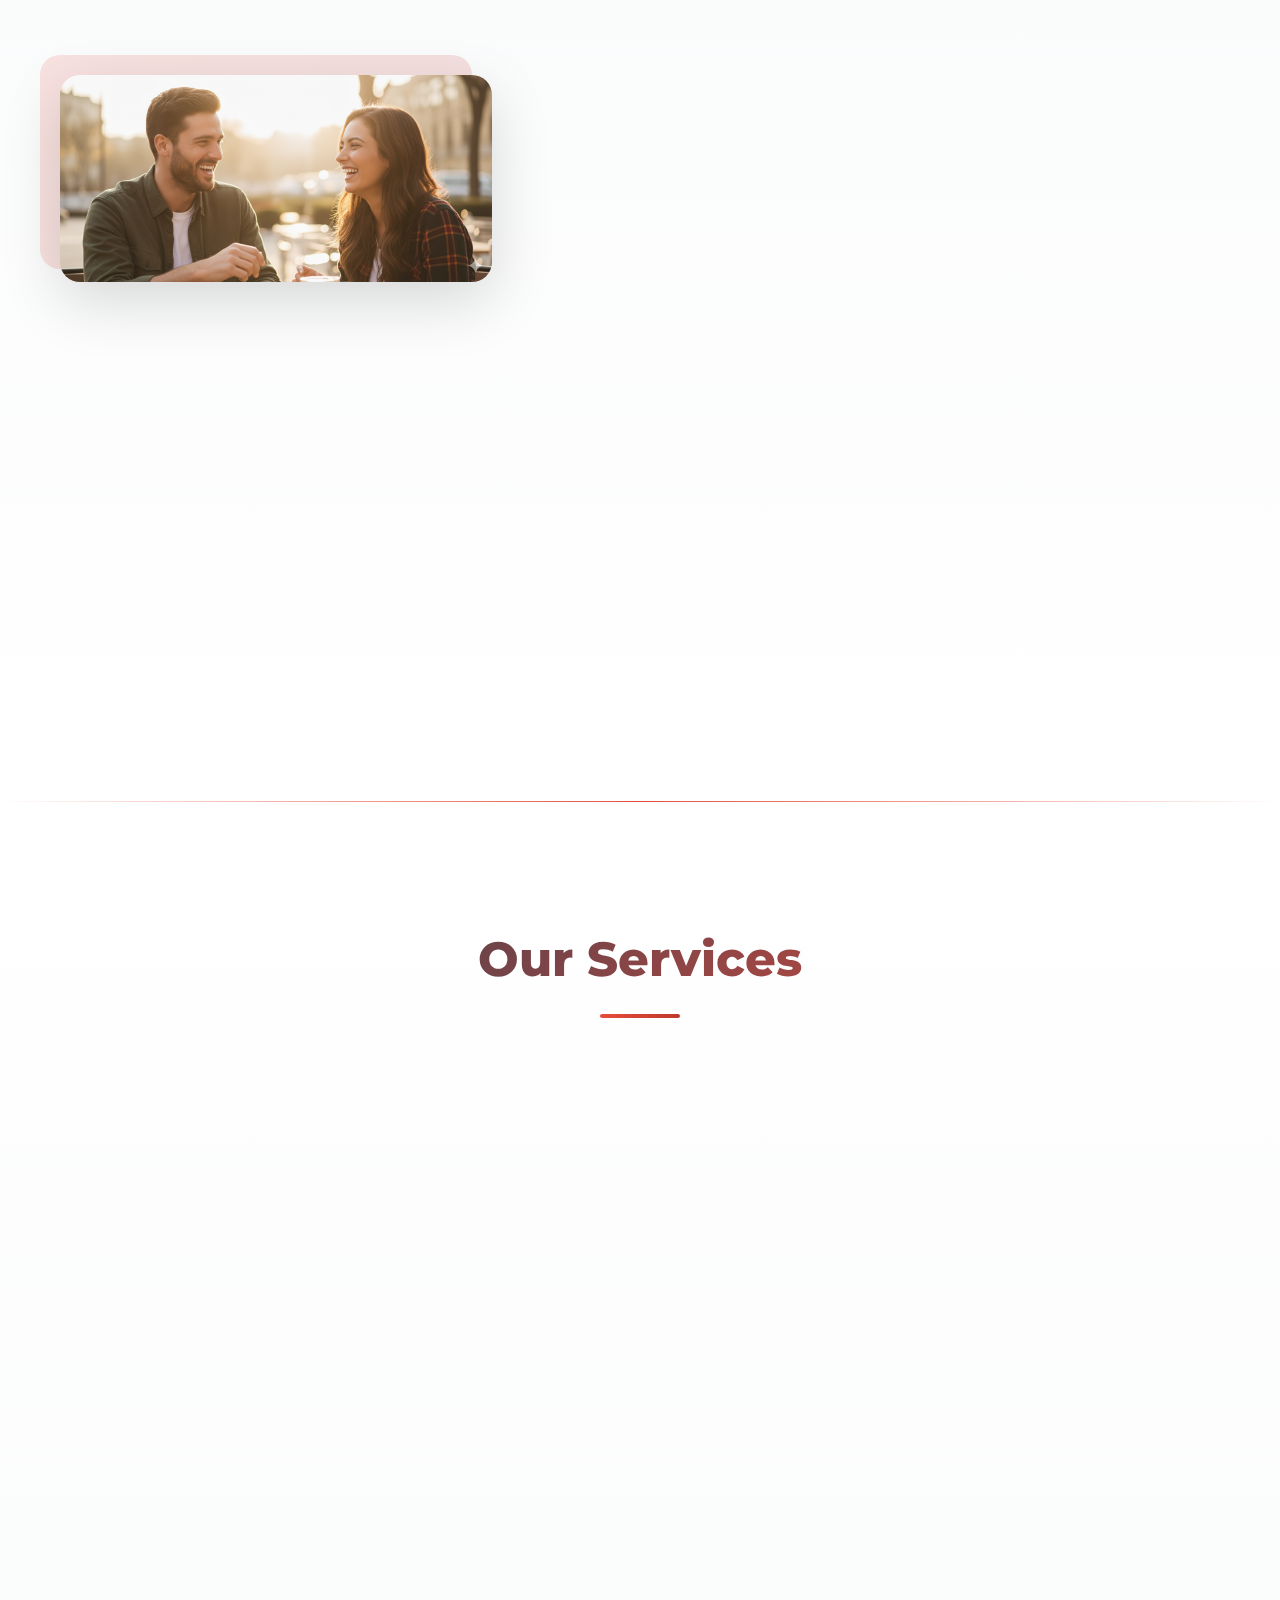
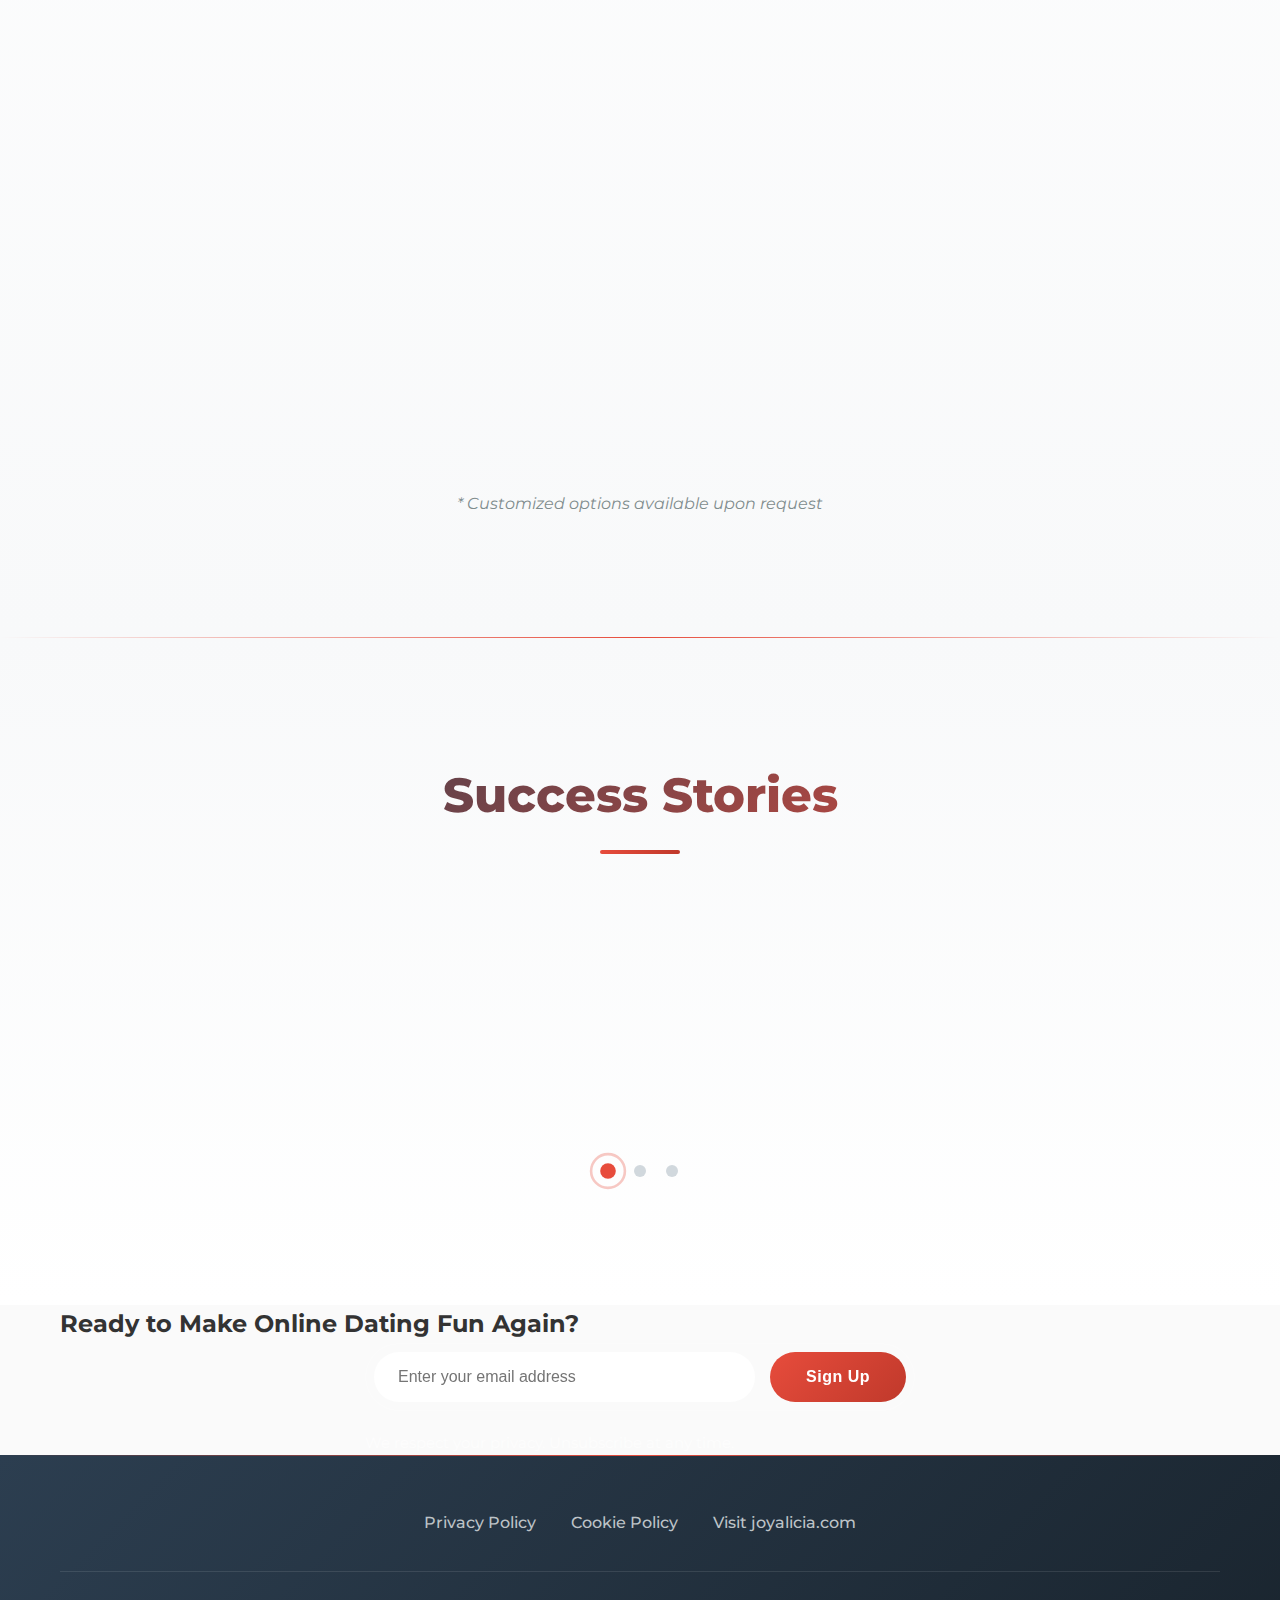
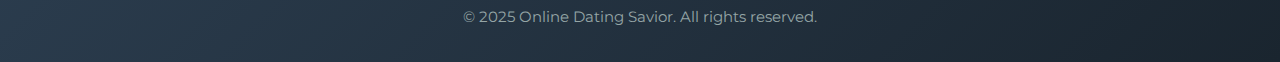
<file: index-WinkingMonster.html>
<!DOCTYPE html>
<html lang="en">
<head>
    <meta charset="UTF-8">
    <meta name="viewport" content="width=device-width, initial-scale=1.0">
        <meta name="description" content="Transform online dating fatigue into fun, aligned matches with Joy Alicia’s Online Dating Savior coaching—profile audits, conversation guidance, and concierge profile management.">
        <link rel="canonical" href="https://www.onlinedatingsavior.com/">
        <link rel="preconnect" href="https://fonts.googleapis.com">
        <link rel="preconnect" href="https://fonts.gstatic.com" crossorigin>
    <title>Online Dating Savior - Turn Dating Fatigue Into Fun, Safe & Successful Dates</title>
    <link href="https://fonts.googleapis.com/css2?family=Montserrat:wght@300;400;500;600;700&display=swap" rel="stylesheet">
    <link rel="stylesheet" href="styles.css">
    <style>
        /* Page loader */
        .page-loader {
            position: fixed;
            top: 0;
            left: 0;
            width: 100%;
            height: 100%;
            background: linear-gradient(135deg, #2c3e50 0%, #34495e 100%);
            display: flex;
            align-items: center;
            justify-content: center;
            z-index: 9999;
            transition: opacity 0.5s ease, visibility 0.5s ease;
        }
        
        .page-loader.hidden {
            opacity: 0;
            visibility: hidden;
        }
        
        .loader-content {
            text-align: center;
        }
        
        .loader-spinner {
            width: 50px;
            height: 50px;
            border: 4px solid rgba(255, 255, 255, 0.2);
            border-top-color: #e74c3c;
            border-radius: 50%;
            animation: spin 1s linear infinite;
            margin: 0 auto 20px;
        }
        
        .loader-text {
            color: white;
            font-family: 'Montserrat', sans-serif;
            font-size: 1.2rem;
            font-weight: 600;
            letter-spacing: 1px;
        }
        
        @keyframes spin {
            to { transform: rotate(360deg); }
        }
    </style>
        <meta property="og:title" content="Online Dating Savior | Joy Alicia Coaching">
        <meta property="og:description" content="Get better matches, memorable first dates, and renewed confidence with Joy Alicia’s Online Dating Savior coaching program.">
        <meta property="og:type" content="website">
        <meta property="og:url" content="https://www.onlinedatingsavior.com/">
        <meta property="og:image" content="https://www.onlinedatingsavior.com/assets/1.png">
        <meta property="og:site_name" content="Online Dating Savior">
        <meta name="twitter:card" content="summary_large_image">
        <meta name="twitter:title" content="Online Dating Savior | Joy Alicia Coaching">
        <meta name="twitter:description" content="Transform your online dating experience with expert profile audits, messaging feedback, and concierge profile management.">
        <meta name="twitter:image" content="https://www.onlinedatingsavior.com/assets/1.png">
        <script type="application/ld+json">
        {
            "@context": "https://schema.org",
            "@type": "ProfessionalService",
            "name": "Online Dating Savior",
            "url": "https://www.onlinedatingsavior.com/",
            "description": "Joy Alicia’s Online Dating Savior coaching helps singles create standout profiles, master conversations, and move from apps to meaningful dates.",
            "image": "https://www.onlinedatingsavior.com/assets/1.png",
            "provider": {
                "@type": "Person",
                "name": "Joy Alicia",
                "url": "https://joyalicia.com"
            },
            "areaServed": "Global",
            "serviceType": [
                "Dating profile audit",
                "Go-to guide coaching",
                "Online dating profile management",
                "Messaging and text evaluations"
            ],
            "offers": [
                {
                    "@type": "Offer",
                    "name": "Dating Profile Audit",
                    "price": "100",
                    "priceCurrency": "USD"
                },
                {
                    "@type": "Offer",
                    "name": "Go-To Guide",
                    "price": "100",
                    "priceCurrency": "USD"
                },
                {
                    "@type": "Offer",
                    "name": "Profile Management (First Month)",
                    "price": "400",
                    "priceCurrency": "USD"
                },
                {
                    "@type": "Offer",
                    "name": "Profile Management (Ongoing)",
                    "price": "200",
                    "priceCurrency": "USD"
                },
                {
                    "@type": "Offer",
                    "name": "DMs & Text Evaluations",
                    "price": "50",
                    "priceCurrency": "USD"
                }
            ],
            "contactPoint": {
                "@type": "ContactPoint",
                "contactType": "customer service",
                "email": "joythyology@gmail.com"
            }
        }
        </script>
</head>
<body>
    <!-- Page Loader -->
    <div class="page-loader" id="pageLoader">
        <div class="loader-content">
            <div class="loader-spinner"></div>
            <div class="loader-text">Loading...</div>
        </div>
    </div>

    <!-- Header/Navigation -->
    <header class="site-header">
        <div class="container">
            <div class="header-content">
                <h1 class="site-logo">Online Dating Savior</h1>
            </div>
        </div>
    </header>

    <div id="cookie-banner" class="cookie-banner" role="dialog" aria-live="polite" aria-label="Cookie consent">
        <div class="cookie-banner__content">
            <p>We use cookies to personalize content, improve performance, and remember your preferences. By clicking “Accept”, you agree to our use of cookies.</p>
            <div class="cookie-banner__actions">
                <button id="cookie-accept" class="cookie-banner__button">Accept</button>
                <a href="cookies.html" class="cookie-banner__link">Learn more</a>
            </div>
        </div>
    </div>

    <!-- Hero Section -->
    <section class="hero" role="banner" aria-label="Two hands forming a heart to symbolize meaningful connections through Online Dating Savior">
        <div class="hero-content">
            <h2 class="hero-title">Find Your Perfect Match. Effortlessly.</h2>
            <p class="hero-subtitle">Tired of endless swiping and dead-end dates? Discover proven strategies to attract real connections and save time, stress, & heartbreak while online dating. Enjoy every first date, and build lasting relationships.</p>
            
            <div class="hero-buttons">
                <button class="cta-primary" onclick="scrollToServices()">Start Your Journey</button>
                <button class="cta-secondary" onclick="scrollToMission()">Learn How It Works</button>
            </div>
            
            <div class="social-proof">
                <div class="testimonial-preview">
                    <p>"After just one session, my matches doubled!" - Sarah M.</p>
                </div>
            </div>
        </div>
    </section>

    <!-- Joy Alicia Program Highlight -->
    <section class="program-highlight">
        <div class="container">
            <div class="program-card">
                <h2>Dating Coaching – Online Dating Savior</h2>
                <p class="program-tagline">A signature program by <a href="https://joyalicia.com" target="_blank" rel="noopener">Joy Alicia</a></p>
                <ul class="program-points">
                    <li><strong>Promise:</strong> Transform online/offline dating—no more endless swiping, dead-end matches, or disappointing first dates.</li>
                    <li><strong>Core Outcomes:</strong> Better matches, stronger conversations, and memorable first dates.</li>
                </ul>
            </div>
        </div>
    </section>

    <!-- Pain Point → Promise Section -->
    <section class="pain-point">
        <div class="container">
            <h2>Tired of Online Dating Fatigue?</h2>
            
            <div class="problem-promise">
                <div class="problem-side">
                    <h3>The Downside</h3>
                    <p>81% of people feel drained by dating apps and say they are "emotionally, mentally, or physically exhausted."</p>
                    <p>47% of Americans say dating is harder today than it was 10 years ago.</p>
                    <p>Increasing subscription fees for basic functionality has prompted declining memberships.</p>
                </div>
                
                <div class="upside-side">
                    <h3>The Upside</h3>
                    <p>61% of couples met online in 2024.</p>
                    <p>42% of U.S. adults say online dating has made the search for a long-term partner easier.</p>
                    <p>10% of those who are married, living with a partner or in a committed romantic relationship met their current significant other on a dating site or app.</p>
                </div>
                
                <div class="promise-side">
                    <div class="promise-box">
                        <h3>Our Promise:</h3>
                        <p>We teach you how to spot red flags, attract genuine matches, and enjoy online dating. Only engaging and meeting with your compatible matches creates time-saving and enjoyable online dating experiences.</p>
                    </div>
                </div>
            </div>
            <p class="statistics-attribution">* All statistics provided by Stanford University &amp; Forbes</p>
        </div>
    </section>

    <!-- Our Mission Section -->
    <section class="mission" id="mission">
        <div class="container">
            <div class="mission-content">
                <div class="mission-image">
                    <img src="assets/2.png" alt="Happy couple on a date" />
                </div>
                <div class="mission-text">
                    <h2>Our Mission</h2>
                    <div class="mission-points">
                        <div class="mission-point">
                            <h3><strong>Clarity:</strong> Save precious time</h3>
                            <p>Learn to identify quality matches quickly and efficiently. Thirty percent of people on dating apps are married or in a relationship. Become an expert at recognizing those who are playing games on dating apps.</p>
                        </div>
                        <div class="mission-point">
                            <h3><strong>Compatibility:</strong> Get to know who's worth it immediately</h3>
                            <p>Instead of being shocked by detrimental disclosures and learning about non-negotiable revelations weeks, months, or years later, we help you cut your losses before commiting to people you'll clash with later.</p>
                        </div>
                        <div class="mission-point">
                            <h3><strong>Efficiency:</strong> Prevent yourself from getting ghosted</h3>
                            <p>After 20 years of online dating, I've only been ghosted less than 10 times. I'll teach you how to identify ghosters, time-wasters, pathological liars, abusers... I've seen it all and I'll save you time, stress and heartbreak.</p>
                        </div>
                    </div>
                </div>
            </div>
        </div>
    </section>

    <!-- Services Section -->
    <section class="services" id="services">
        <div class="container">
            <h2>Our Services</h2>
            <div class="services-grid">
                <div class="service-card">
                    <div class="service-icon">
                        <svg width="48" height="48" viewBox="0 0 24 24" fill="none" xmlns="http://www.w3.org/2000/svg">
                            <path d="M12 12C14.7614 12 17 9.76142 17 7C17 4.23858 14.7614 2 12 2C9.23858 2 7 4.23858 7 7C7 9.76142 9.23858 12 12 12Z" stroke="currentColor" stroke-width="2"/>
                            <path d="M20.5899 22C20.5899 18.13 16.7399 15 11.9999 15C7.25991 15 3.40991 18.13 3.40991 22" stroke="currentColor" stroke-width="2"/>
                        </svg>
                    </div>
                    <h3>DATING PROFILE AUDIT</h3>
                    <div class="service-price">
                        <span class="price-amount">$100</span>
                    </div>
                    <p>Make your photos, prompts, and bio work together. We audit every element, flag red flags, and show you how to express personality so the right matches swipe right.</p>
                    <button class="service-cta" onclick="scrollToWaitlist()">Book Now</button>
                </div>

                <div class="service-card">
                    <div class="service-icon">
                        <svg width="48" height="48" viewBox="0 0 24 24" fill="none" xmlns="http://www.w3.org/2000/svg">
                            <path d="M9 11H15M9 15H15M17 3H7C5.89543 3 5 3.89543 5 5V19C5 20.1046 5.89543 21 7 21H17C18.1046 21 19 20.1046 19 19V5C19 3.89543 18.1046 3 17 3Z" stroke="currentColor" stroke-width="2"/>
                        </svg>
                    </div>
                    <h3>GO-TO GUIDE</h3>
                    <div class="service-price">
                        <span class="price-amount">$100</span>
                    </div>
                    <p>A downloadable playbook that spots profile red flags, dials in search filters, and gives you smart icebreakers. Includes privacy guidance and bonus questions for online and offline dates.</p>
                    <button class="service-cta" onclick="scrollToWaitlist()">Buy Now</button>
                </div>

                <div class="service-card">
                    <div class="service-icon">
                        <svg width="48" height="48" viewBox="0 0 24 24" fill="none" xmlns="http://www.w3.org/2000/svg">
                            <path d="M8 12H16M8 16H16M6 20H18C19.1046 20 20 19.1046 20 18V6C20 4.89543 19.1046 4 18 4H6C4.89543 4 4 4.89543 4 6V18C4 19.1046 4.89543 20 6 20Z" stroke="currentColor" stroke-width="2"/>
                        </svg>
                    </div>
                    <h3>PROFILE MANAGEMENT</h3>
                    <div class="service-price service-price--tiered">
                        <div class="price-tier">
                            <span class="price-amount">$400</span>
                            <span class="price-note">1st month</span>
                        </div>
                        <div class="price-divider"></div>
                        <div class="price-tier">
                            <span class="price-amount price-amount--secondary">$200</span>
                            <span class="price-note">after</span>
                        </div>
                    </div>
                    <p>We co-pilot your inbox, refine matches, and coach you toward high-quality dates. Expect weekly strategy calls and curated outreach that moves you off the apps faster.</p>
                    <button class="service-cta" onclick="scrollToWaitlist()">Book Now</button>
                </div>

                <div class="service-card">
                    <div class="service-icon">
                        <svg width="48" height="48" viewBox="0 0 24 24" fill="none" xmlns="http://www.w3.org/2000/svg">
                            <path d="M8 12H16M8 16H16M6 20H18C19.1046 20 20 19.1046 20 18V6C20 4.89543 19.1046 4 18 4H6C4.89543 4 4 4.89543 4 6V18C4 19.1046 4.89543 20 6 20Z" stroke="currentColor" stroke-width="2"/>
                        </svg>
                    </div>
                    <h3>DMs &amp; TEXT EVALUATIONS</h3>
                    <div class="service-price">
                        <span class="price-amount">$50</span>
                    </div>
                    <p>Send us your screenshots and goals; we’ll decode their tone, your pacing, and next-line suggestions. Perfect your flirting style and avoid mixed signals or ghosting triggers.</p>
                    <button class="service-cta" onclick="scrollToWaitlist()">Book Now</button>
                </div>
            </div>
            <p class="services-note">* Customized options available upon request</p>
        </div>
    </section>

    <!-- Testimonials Section -->
    <section class="testimonials">
        <div class="container">
            <h2>Success Stories</h2>
            <div class="testimonials-carousel">
                <div class="testimonial active">
                    <p>"After just one session, my matches doubled!"</p>
                    <span class="testimonial-author">- Sarah M.</span>
                </div>
                <div class="testimonial">
                    <p>"I finally stopped wasting time on bad dates."</p>
                    <span class="testimonial-author">- Jessica L.</span>
                </div>
                <div class="testimonial">
                    <p>"Online dating is actually fun now. I look forward to my dates!"</p>
                    <span class="testimonial-author">- Amanda K.</span>
                </div>
            </div>
            <div class="carousel-dots">
                <span class="dot active" onclick="currentSlide(1)"></span>
                <span class="dot" onclick="currentSlide(2)"></span>
                <span class="dot" onclick="currentSlide(3)"></span>
            </div>
        </div>
    </section>

    <!-- Email Capture Section -->
    <section class="email-capture" id="waitlist">
        <div class="container">
            <div class="email-capture-content">
                <h2>Ready to Make Online Dating Fun Again?</h2>
                
                <form class="email-form" onsubmit="handleEmailSubmit(event)">
                    <div class="email-input-group">
                        <input type="email" placeholder="Enter your email address" required>
                        <button type="submit" class="email-cta">Sign Up</button>
                    </div>
                    <p class="email-disclaimer">We respect your privacy. Unsubscribe at any time.</p>
                </form>
            </div>
        </div>
    </section>

    <!-- Footer -->
    <footer class="footer">
        <div class="container">
            <div class="footer-content">
                <div class="footer-links">
                    <a href="privacy.html" target="_blank" rel="noopener">Privacy Policy</a>
                    <a href="cookies.html" target="_blank" rel="noopener">Cookie Policy</a>
                    <a href="https://joyalicia.com" target="_blank" rel="noopener">Visit joyalicia.com</a>
                </div>
            </div>
            <div class="footer-bottom">
                <p>&copy; 2025 Online Dating Savior. All rights reserved.</p>
            </div>
        </div>
    </footer>

    <script src="script.js"></script>
</body>
</html>
</file>
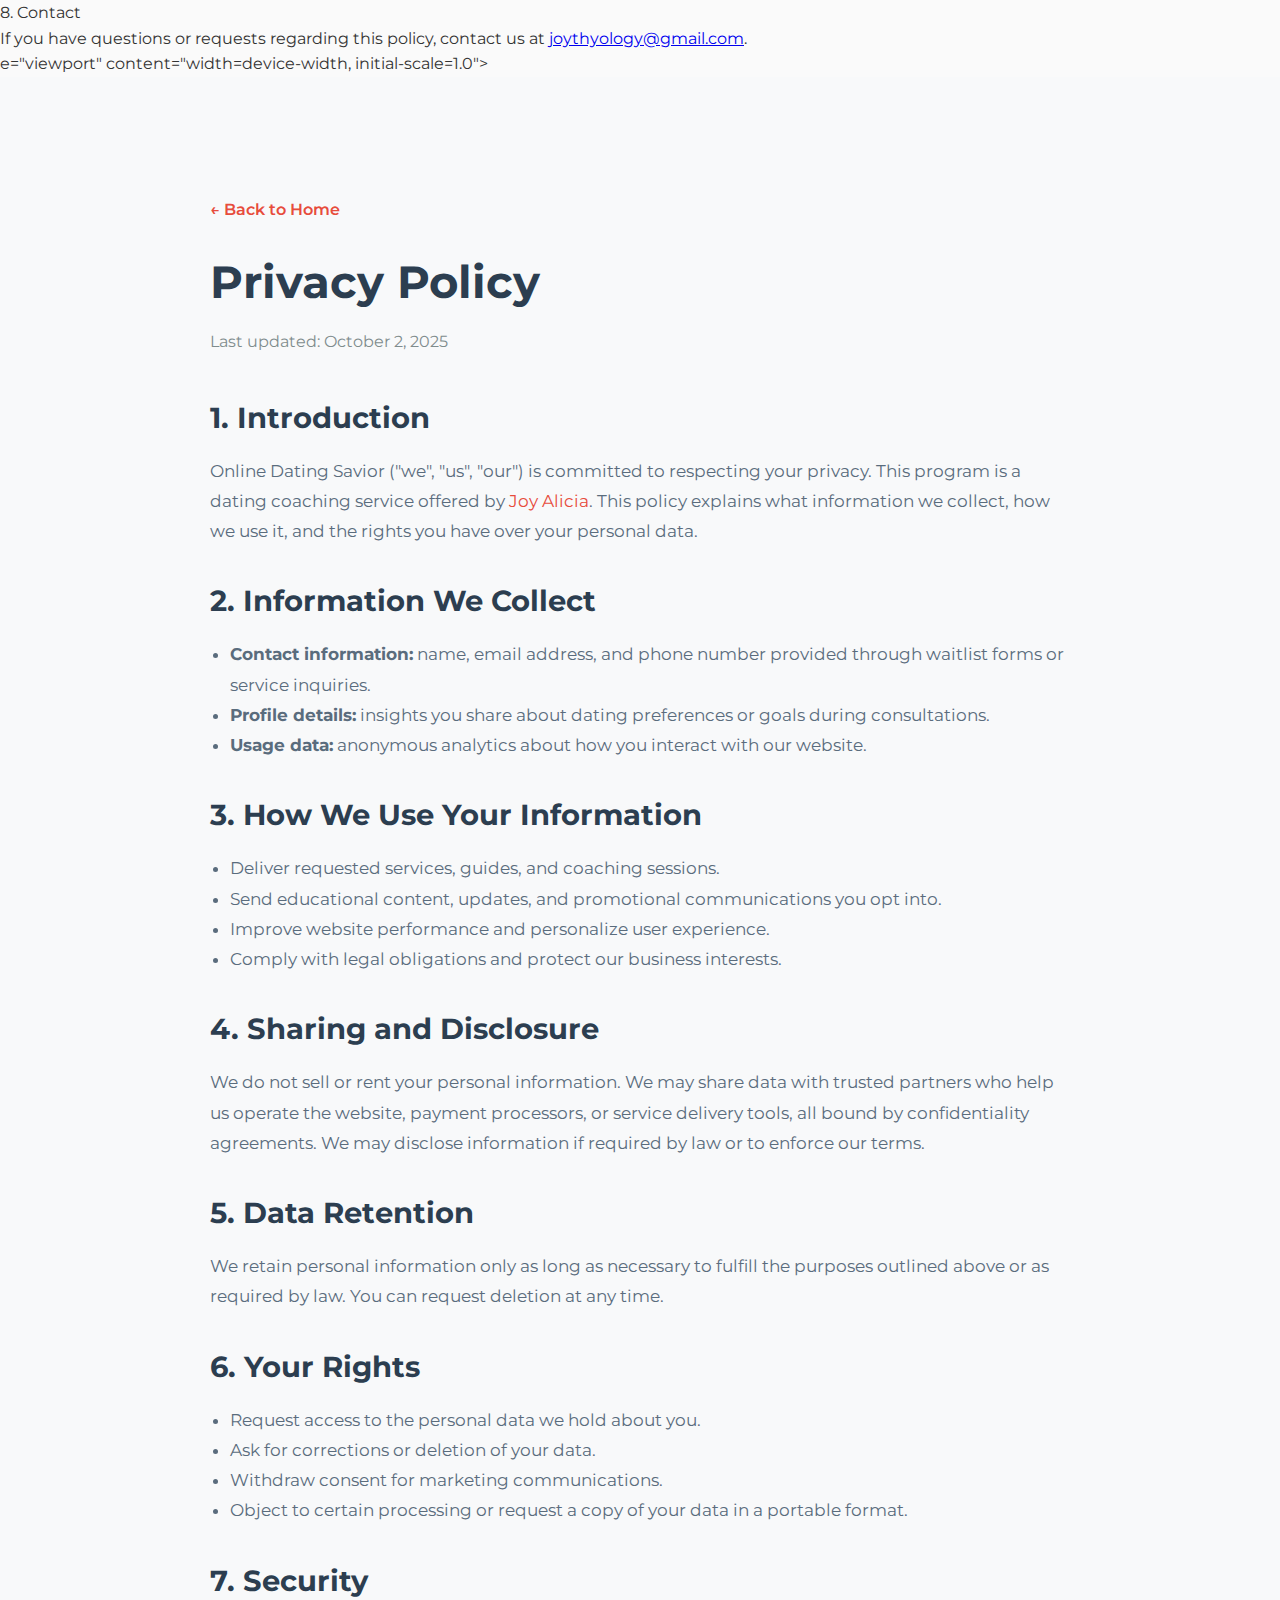
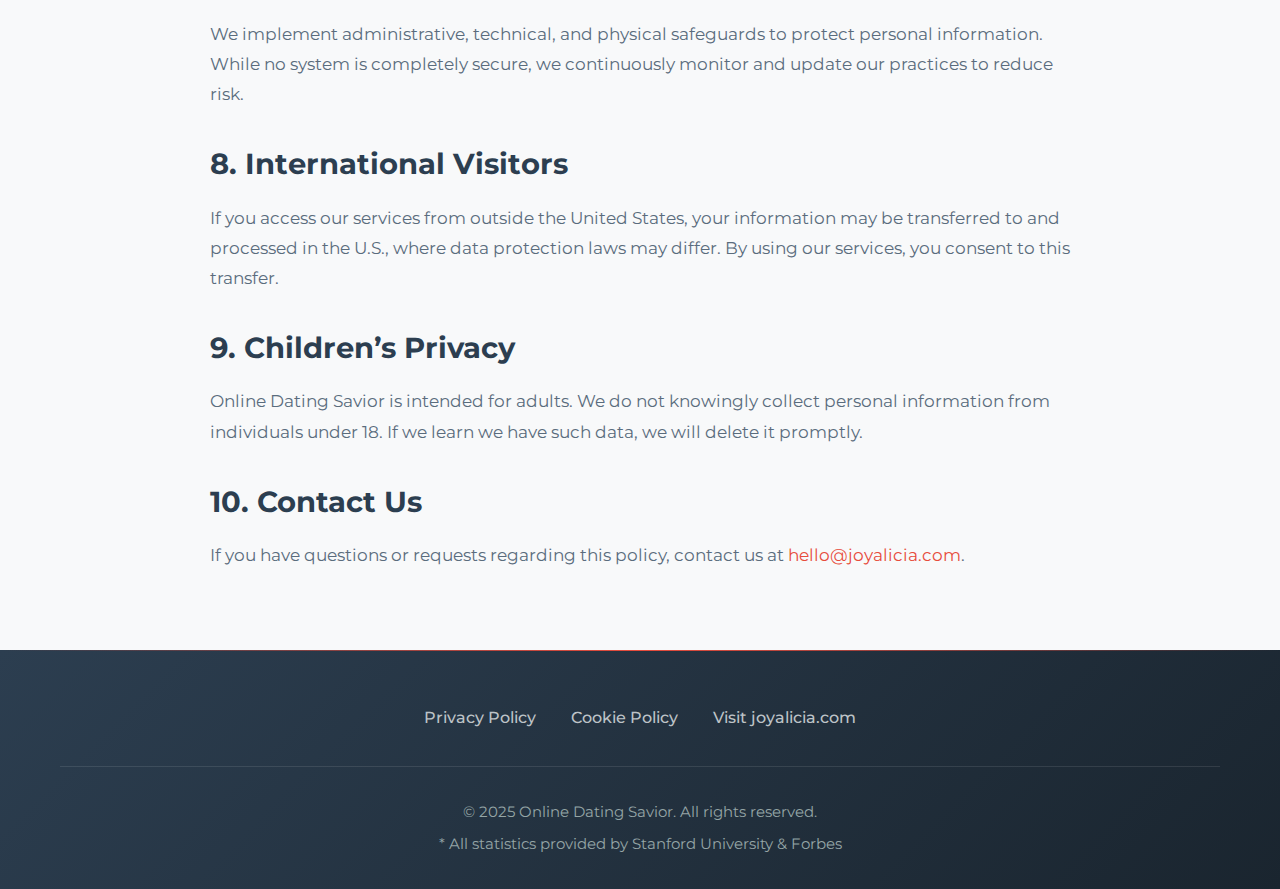
<file: privacy-WinkingMonster.html>
<!DOCTYPE html>
<html lang="en">
<head>
    <meta charset="UTF-8">
    <meta                <h2>8. Contact</h2>
                <p>If you have questions or requests regarding this policy, contact us at <a href="mailto:joythyology@gmail.com">joythyology@gmail.com</a>.</p>
            </div>
        </div>e="viewport" content="width=device-width, initial-scale=1.0">
    <meta name="description" content="Understand how Online Dating Savior by Joy Alicia collects, uses, and protects your personal information.">
    <link rel="canonical" href="https://www.onlinedatingsavior.com/privacy.html">
    <link rel="preconnect" href="https://fonts.googleapis.com">
    <link rel="preconnect" href="https://fonts.gstatic.com" crossorigin>
    <title>Privacy Policy | Online Dating Savior</title>
    <link href="https://fonts.googleapis.com/css2?family=Montserrat:wght@300;400;500;600;700&display=swap" rel="stylesheet">
    <link rel="stylesheet" href="styles.css">
    <meta property="og:title" content="Privacy Policy | Online Dating Savior">
    <meta property="og:description" content="Review the privacy practices for Joy Alicia’s Online Dating Savior coaching program.">
    <meta property="og:type" content="article">
    <meta property="og:url" content="https://www.onlinedatingsavior.com/privacy.html">
    <meta property="og:image" content="https://www.onlinedatingsavior.com/assets/1.png">
    <meta name="twitter:card" content="summary_large_image">
    <meta name="twitter:title" content="Privacy Policy | Online Dating Savior">
    <meta name="twitter:description" content="Learn how Joy Alicia safeguards your data when you use the Online Dating Savior program.">
</head>
<body>
    <div id="cookie-banner" class="cookie-banner" role="dialog" aria-live="polite" aria-label="Cookie consent">
        <div class="cookie-banner__content">
            <p>We use cookies to personalize content, improve performance, and remember your preferences. By clicking “Accept”, you agree to our use of cookies.</p>
            <div class="cookie-banner__actions">
                <button id="cookie-accept" class="cookie-banner__button">Accept</button>
                <a href="cookies.html" class="cookie-banner__link">Learn more</a>
            </div>
        </div>
    </div>

    <section class="policy-page">
        <div class="container policy-container">
            <a href="index.html" class="policy-back">&#8592; Back to Home</a>
            <h1>Privacy Policy</h1>
            <p class="policy-updated">Last updated: October 2, 2025</p>

            <div class="policy-content">
                <h2>1. Introduction</h2>
                <p>Online Dating Savior ("we", "us", "our") is committed to respecting your privacy. This program is a dating coaching service offered by <a href="https://joyalicia.com" target="_blank" rel="noopener">Joy Alicia</a>. This policy explains what information we collect, how we use it, and the rights you have over your personal data.</p>

                <h2>2. Information We Collect</h2>
                <ul>
                    <li><strong>Contact information:</strong> name, email address, and phone number provided through waitlist forms or service inquiries.</li>
                    <li><strong>Profile details:</strong> insights you share about dating preferences or goals during consultations.</li>
                    <li><strong>Usage data:</strong> anonymous analytics about how you interact with our website.</li>
                </ul>

                <h2>3. How We Use Your Information</h2>
                <ul>
                    <li>Deliver requested services, guides, and coaching sessions.</li>
                    <li>Send educational content, updates, and promotional communications you opt into.</li>
                    <li>Improve website performance and personalize user experience.</li>
                    <li>Comply with legal obligations and protect our business interests.</li>
                </ul>

                <h2>4. Sharing and Disclosure</h2>
                <p>We do not sell or rent your personal information. We may share data with trusted partners who help us operate the website, payment processors, or service delivery tools, all bound by confidentiality agreements. We may disclose information if required by law or to enforce our terms.</p>

                <h2>5. Data Retention</h2>
                <p>We retain personal information only as long as necessary to fulfill the purposes outlined above or as required by law. You can request deletion at any time.</p>

                <h2>6. Your Rights</h2>
                <ul>
                    <li>Request access to the personal data we hold about you.</li>
                    <li>Ask for corrections or deletion of your data.</li>
                    <li>Withdraw consent for marketing communications.</li>
                    <li>Object to certain processing or request a copy of your data in a portable format.</li>
                </ul>

                <h2>7. Security</h2>
                <p>We implement administrative, technical, and physical safeguards to protect personal information. While no system is completely secure, we continuously monitor and update our practices to reduce risk.</p>

                <h2>8. International Visitors</h2>
                <p>If you access our services from outside the United States, your information may be transferred to and processed in the U.S., where data protection laws may differ. By using our services, you consent to this transfer.</p>

                <h2>9. Children’s Privacy</h2>
                <p>Online Dating Savior is intended for adults. We do not knowingly collect personal information from individuals under 18. If we learn we have such data, we will delete it promptly.</p>

                <h2>10. Contact Us</h2>
                <p>If you have questions or requests regarding this policy, contact us at <a href="mailto:hello@joyalicia.com">hello@joyalicia.com</a>.</p>
            </div>
        </div>
    </section>

    <footer class="footer">
        <div class="container">
            <div class="footer-content">
                <div class="footer-links">
                    <a href="privacy.html" target="_blank" rel="noopener">Privacy Policy</a>
                    <a href="cookies.html" target="_blank" rel="noopener">Cookie Policy</a>
                    <a href="https://joyalicia.com" target="_blank" rel="noopener">Visit joyalicia.com</a>
                </div>
            </div>
            <div class="footer-bottom">
                <p>&copy; 2025 Online Dating Savior. All rights reserved.</p>
                <p>* All statistics provided by Stanford University &amp; Forbes</p>
            </div>
        </div>
    </footer>

    <script src="script.js"></script>
</body>
</html>
</file>
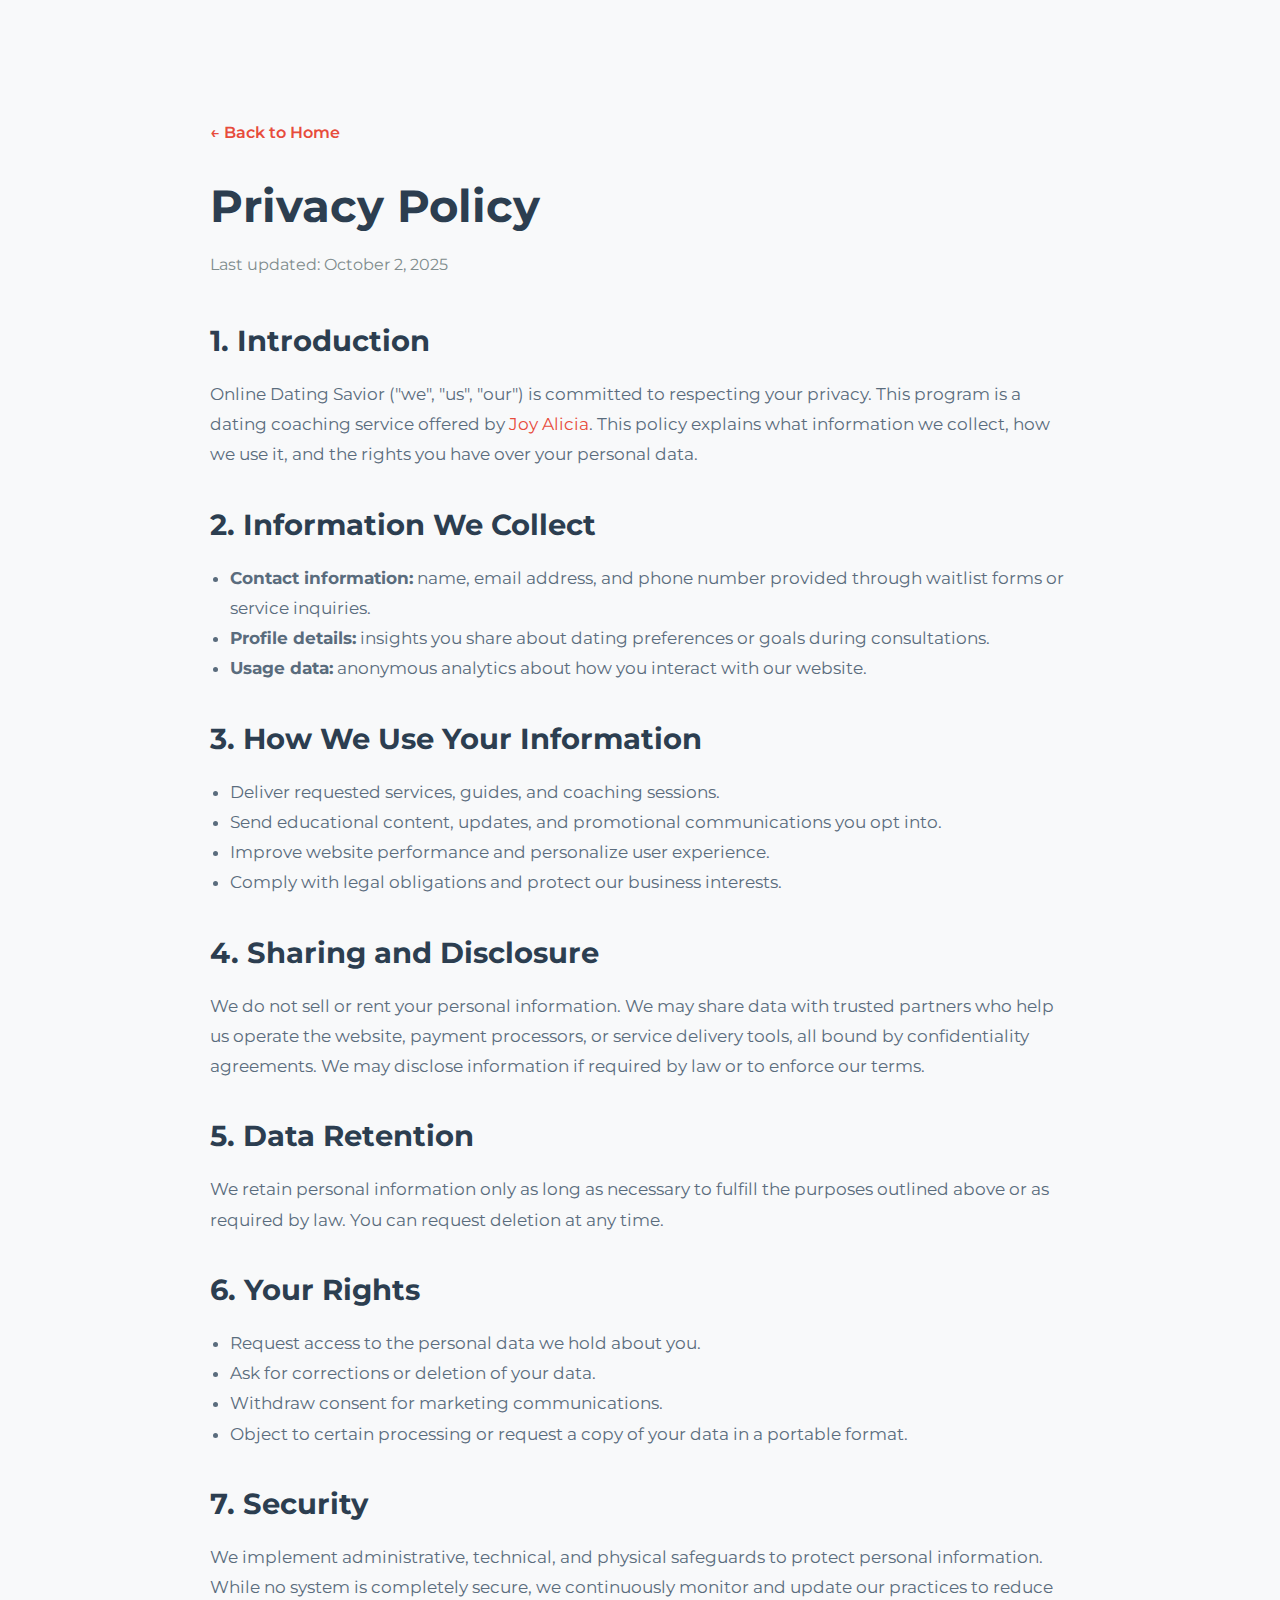
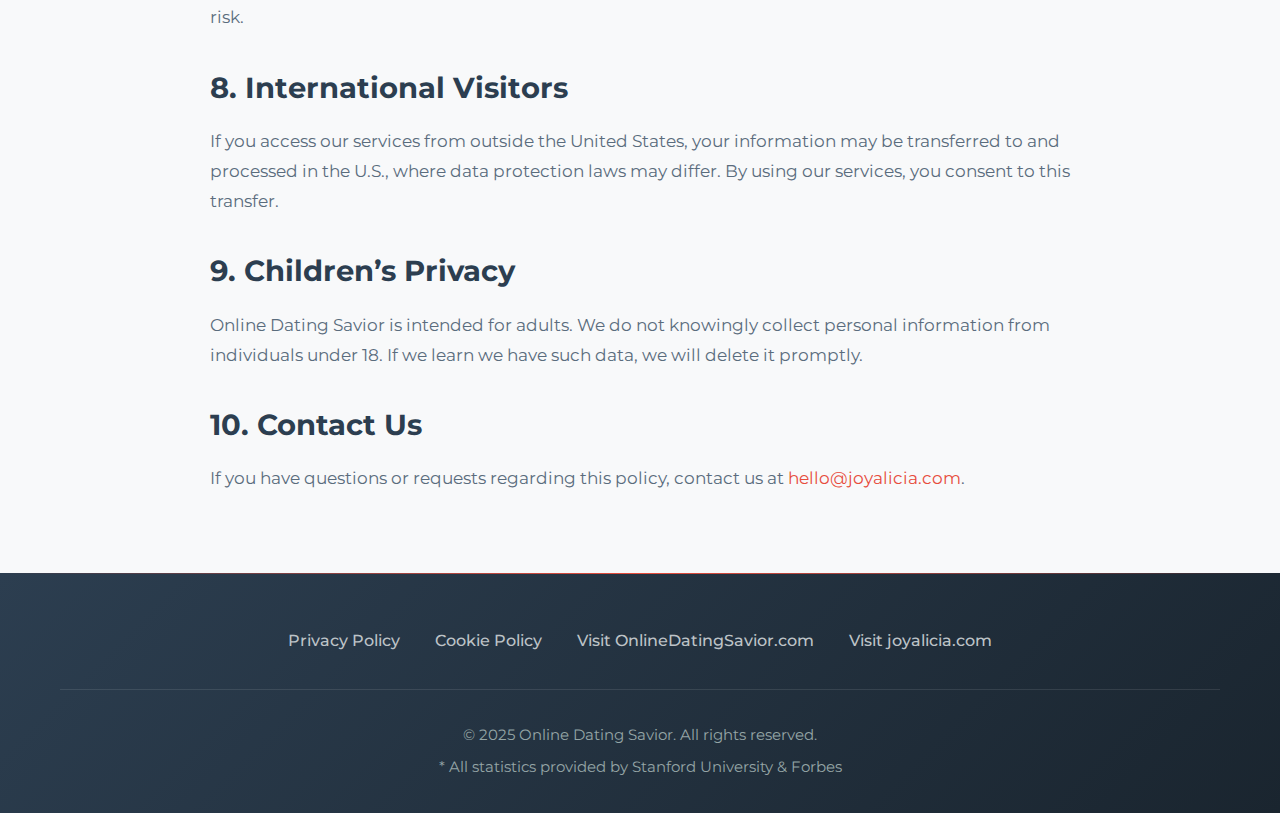
<file: privacy.html>
<!DOCTYPE html>
<html lang="en">
<head>
    <meta charset="UTF-8">
    <meta name="viewport" content="width=device-width, initial-scale=1.0">
    <title>Privacy Policy | Online Dating Savior</title>
    <link href="https://fonts.googleapis.com/css2?family=Montserrat:wght@300;400;500;600;700&display=swap" rel="stylesheet">
    <link rel="stylesheet" href="styles.css">
</head>
<body>
    <div id="cookie-banner" class="cookie-banner" role="dialog" aria-live="polite" aria-label="Cookie consent">
        <div class="cookie-banner__content">
            <p>We use cookies to personalize content, improve performance, and remember your preferences. By clicking “Accept”, you agree to our use of cookies.</p>
            <div class="cookie-banner__actions">
                <button id="cookie-accept" class="cookie-banner__button">Accept</button>
                <a href="cookies.html" class="cookie-banner__link">Learn more</a>
            </div>
        </div>
    </div>

    <section class="policy-page">
        <div class="container policy-container">
            <a href="index.html" class="policy-back">&#8592; Back to Home</a>
            <h1>Privacy Policy</h1>
            <p class="policy-updated">Last updated: October 2, 2025</p>

            <div class="policy-content">
                <h2>1. Introduction</h2>
                <p>Online Dating Savior ("we", "us", "our") is committed to respecting your privacy. This program is a dating coaching service offered by <a href="https://joyalicia.com" target="_blank" rel="noopener">Joy Alicia</a>. This policy explains what information we collect, how we use it, and the rights you have over your personal data.</p>

                <h2>2. Information We Collect</h2>
                <ul>
                    <li><strong>Contact information:</strong> name, email address, and phone number provided through waitlist forms or service inquiries.</li>
                    <li><strong>Profile details:</strong> insights you share about dating preferences or goals during consultations.</li>
                    <li><strong>Usage data:</strong> anonymous analytics about how you interact with our website.</li>
                </ul>

                <h2>3. How We Use Your Information</h2>
                <ul>
                    <li>Deliver requested services, guides, and coaching sessions.</li>
                    <li>Send educational content, updates, and promotional communications you opt into.</li>
                    <li>Improve website performance and personalize user experience.</li>
                    <li>Comply with legal obligations and protect our business interests.</li>
                </ul>

                <h2>4. Sharing and Disclosure</h2>
                <p>We do not sell or rent your personal information. We may share data with trusted partners who help us operate the website, payment processors, or service delivery tools, all bound by confidentiality agreements. We may disclose information if required by law or to enforce our terms.</p>

                <h2>5. Data Retention</h2>
                <p>We retain personal information only as long as necessary to fulfill the purposes outlined above or as required by law. You can request deletion at any time.</p>

                <h2>6. Your Rights</h2>
                <ul>
                    <li>Request access to the personal data we hold about you.</li>
                    <li>Ask for corrections or deletion of your data.</li>
                    <li>Withdraw consent for marketing communications.</li>
                    <li>Object to certain processing or request a copy of your data in a portable format.</li>
                </ul>

                <h2>7. Security</h2>
                <p>We implement administrative, technical, and physical safeguards to protect personal information. While no system is completely secure, we continuously monitor and update our practices to reduce risk.</p>

                <h2>8. International Visitors</h2>
                <p>If you access our services from outside the United States, your information may be transferred to and processed in the U.S., where data protection laws may differ. By using our services, you consent to this transfer.</p>

                <h2>9. Children’s Privacy</h2>
                <p>Online Dating Savior is intended for adults. We do not knowingly collect personal information from individuals under 18. If we learn we have such data, we will delete it promptly.</p>

                <h2>10. Contact Us</h2>
                <p>If you have questions or requests regarding this policy, contact us at <a href="mailto:hello@joyalicia.com">hello@joyalicia.com</a>.</p>
            </div>
        </div>
    </section>

    <footer class="footer">
        <div class="container">
            <div class="footer-content">
                <div class="footer-links">
                    <a href="privacy.html">Privacy Policy</a>
                    <a href="cookies.html">Cookie Policy</a>
                    <a href="https://www.onlinedatingsavior.com" target="_blank" rel="noopener">Visit OnlineDatingSavior.com</a>
                    <a href="https://joyalicia.com" target="_blank" rel="noopener">Visit joyalicia.com</a>
                </div>
            </div>
            <div class="footer-bottom">
                <p>&copy; 2025 Online Dating Savior. All rights reserved.</p>
                <p>* All statistics provided by Stanford University &amp; Forbes</p>
            </div>
        </div>
    </footer>

    <script src="script.js"></script>
</body>
</html>
</file>
<file: styles.css>
/* Reset and Base Styles */
* {
    margin: 0;
    padding: 0;
    box-sizing: border-box;
}

body {
    font-family: 'Montserrat', sans-serif;
    line-height: 1.6;
    color: #333;
    background-color: #fafafa;
    overflow-x: hidden;
}

.container {
    max-width: 1200px;
    margin: 0 auto;
    padding: 0 20px;
}

/* Smooth Animations */
@keyframes fadeInUp {
    from {
        opacity: 0;
        transform: translateY(40px);
    }
    to {
        opacity: 1;
        transform: translateY(0);
    }
}

@keyframes fadeIn {
    from {
        opacity: 0;
    }
    to {
        opacity: 1;
    }
}

@keyframes slideInLeft {
    from {
        opacity: 0;
        transform: translateX(-40px);
    }
    to {
        opacity: 1;
        transform: translateX(0);
    }
}

@keyframes slideInRight {
    from {
        opacity: 0;
        transform: translateX(40px);
    }
    to {
        opacity: 1;
        transform: translateX(0);
    }
}

@keyframes gradientShift {
    0% { background-position: 0% 50%; }
    50% { background-position: 100% 50%; }
    100% { background-position: 0% 50%; }
}

@keyframes float {
    0%, 100% { transform: translateY(0px); }
    50% { transform: translateY(-10px); }
}

@keyframes pulse {
    0%, 100% { transform: scale(1); }
    50% { transform: scale(1.05); }
}

/* Header Styles */
.site-header {
    background: linear-gradient(180deg, #ffffff 0%, #fafafa 100%);
    padding: 2rem 0;
    border-bottom: 1px solid rgba(231, 76, 60, 0.1);
    position: relative;
    z-index: 100;
}

.site-header::after {
    content: '';
    position: absolute;
    bottom: 0;
    left: 0;
    right: 0;
    height: 3px;
    background: linear-gradient(90deg, transparent 0%, #e74c3c 50%, transparent 100%);
    opacity: 0.3;
}

.header-content {
    display: flex;
    align-items: center;
    justify-content: center;
}

.site-logo {
    font-size: 2.2rem;
    font-weight: 800;
    color: #2c3e50;
    margin: 0;
    letter-spacing: 0.5px;
    background: linear-gradient(135deg, #2c3e50 0%, #e74c3c 100%);
    -webkit-background-clip: text;
    -webkit-text-fill-color: transparent;
    background-clip: text;
    transition: all 0.4s ease;
    position: relative;
}

.site-logo::after {
    content: '❤️';
    position: absolute;
    right: -35px;
    top: 50%;
    transform: translateY(-50%);
    font-size: 1.2rem;
    opacity: 0;
    transition: all 0.4s ease;
}

.site-logo:hover {
    transform: scale(1.05);
    letter-spacing: 1px;
}

.site-logo:hover::after {
    opacity: 1;
    right: -40px;
}

/* Hero Section */
.hero {
    background: url('assets/1.png') no-repeat center center/cover;
    min-height: 100vh;
    display: flex;
    align-items: center;
    justify-content: center;
    text-align: center;
    position: relative;
    overflow: hidden;
    color: white;
}

.h.footer-content {
    display: flex;
    justify-content: center;
    align-items: center;
    margin-bottom: 20px;
}

.footer-links {
    display: flex;
    gap: 30px;
    justify-content: center;
}

.hero::before {
    content: '';
    position: absolute;
    top: 0;
    left: 0;
    right: 0;
    bottom: 0;
    background: linear-gradient(135deg, rgba(44, 62, 80, 0.5) 0%, rgba(231, 76, 60, 0.3) 100%);
    z-index: 1;
}

.hero::after {
    content: '';
    position: absolute;
    top: 0;
    left: 0;
    right: 0;
    bottom: 0;
    background: radial-gradient(circle at 50% 50%, transparent 0%, rgba(0, 0, 0, 0.3) 100%);
    z-index: 1;
}

.hero-content {
    position: relative;
    z-index: 2;
    max-width: 900px;
    padding: 40px 20px;
    animation: fadeInUp 1s ease-out;
}

.hero-title {
    font-size: 4.5rem;
    font-weight: 800;
    margin-bottom: 30px;
    color: white;
    line-height: 1.2;
    background: linear-gradient(135deg, #ffffff 0%, #f8f9fa 50%, #ffffff 100%);
    background-size: 200% auto;
    -webkit-background-clip: text;
    -webkit-text-fill-color: transparent;
    background-clip: text;
    animation: gradientShift 3s ease infinite;
    text-shadow: 0 4px 20px rgba(0, 0, 0, 0.3);
    letter-spacing: -1px;
}

.hero-subtitle {
    font-size: 1.5rem;
    margin-bottom: 50px;
    color: rgba(255, 255, 255, 0.95);
    font-weight: 300;
    line-height: 1.8;
    text-shadow: 0 2px 10px rgba(0, 0, 0, 0.3);
    animation: fadeIn 1.2s ease-out 0.3s backwards;
}

.policy-page {
    padding: 120px 0 80px;
    background: #f8f9fa;
}

.policy-container {
    max-width: 900px;
}

.policy-back {
    display: inline-block;
    margin-bottom: 25px;
    color: #e74c3c;
    font-weight: 600;
    text-decoration: none;
}

.policy-back:hover {
    text-decoration: underline;
}

.policy-page h1 {
    font-size: 2.8rem;
    color: #2c3e50;
    margin-bottom: 10px;
}

.policy-updated {
    color: #7f8c8d;
    margin-bottom: 40px;
}

.policy-content h2 {
    font-size: 1.8rem;
    margin-top: 32px;
    margin-bottom: 15px;
    color: #2c3e50;
}

.policy-content p, .policy-content li {
    color: #5a6c7d;
    line-height: 1.8;
    font-size: 1.05rem;
}

.policy-content ul {
    padding-left: 20px;
    margin-bottom: 20px;
}

.policy-content a {
    color: #e74c3c;
    text-decoration: none;
}

.policy-content a:hover {
    text-decoration: underline;
}

.cookie-banner {
    position: fixed;
    bottom: 20px;
    left: 50%;
    transform: translate(-50%, 30px);
    background: #2c3e50;
    color: #ffffff;
    max-width: 420px;
    width: calc(100% - 40px);
    padding: 20px 24px;
    border-radius: 16px;
    box-shadow: 0 12px 30px rgba(0, 0, 0, 0.2);
    opacity: 0;
    pointer-events: none;
    z-index: 9999;
    transition: opacity 0.3s ease, transform 0.3s ease;
}

.cookie-banner--visible {
    opacity: 1;
    transform: translate(-50%, 0);
    pointer-events: auto;
}

.cookie-banner--hidden {
    opacity: 0;
    transform: translate(-50%, 30px);
    pointer-events: none;
}

.cookie-banner__content {
    display: flex;
    flex-direction: column;
    gap: 15px;
}

.cookie-banner__content p {
    margin: 0;
    font-size: 0.95rem;
    color: #ecf0f1;
}

.cookie-banner__actions {
    display: flex;
    gap: 12px;
    flex-wrap: wrap;
    align-items: center;
}

.cookie-banner__button {
    background: linear-gradient(135deg, #e74c3c, #c0392b);
    color: #ffffff;
    border: none;
    padding: 10px 20px;
    border-radius: 8px;
    font-weight: 600;
    cursor: pointer;
    transition: transform 0.2s ease, box-shadow 0.2s ease;
}

.cookie-banner__button:hover {
    transform: translateY(-1px);
    box-shadow: 0 6px 20px rgba(231, 76, 60, 0.3);
}

.cookie-banner__link {
    color: #f39c12;
    font-weight: 600;
    text-decoration: none;
}

.cookie-banner__link:hover {
    text-decoration: underline;
}

.hero-buttons {
    display: flex;
    gap: 24px;
    justify-content: center;
    margin-bottom: 60px;
    flex-wrap: wrap;
    animation: fadeInUp 1.4s ease-out 0.6s backwards;
}

.cta-primary, .cta-secondary {
    padding: 18px 42px;
    font-size: 1.1rem;
    font-weight: 600;
    display: inline-flex;
    justify-content: center;
    align-items: center;
    cursor: pointer;
    transition: all 0.4s cubic-bezier(0.175, 0.885, 0.32, 1.275);
    text-decoration: none;
    border-radius: 50px;
    position: relative;
    overflow: hidden;
    letter-spacing: 0.5px;
}

.cta-primary {
    background: linear-gradient(135deg, #e74c3c 0%, #c0392b 100%);
    color: white;
    box-shadow: 0 8px 25px rgba(231, 76, 60, 0.35);
    border: none;
}

.cta-primary::before {
    content: '';
    position: absolute;
    top: 0;
    left: -100%;
    width: 100%;
    height: 100%;
    background: linear-gradient(90deg, transparent, rgba(255, 255, 255, 0.3), transparent);
    transition: left 0.5s;
}

.cta-primary:hover::before {
    left: 100%;
}

.cta-primary:hover {
    transform: translateY(-4px) scale(1.05);
    box-shadow: 0 12px 35px rgba(231, 76, 60, 0.5);
}

.cta-primary:active {
    transform: translateY(-2px) scale(1.02);
}

.cta-secondary {
    background: rgba(255, 255, 255, 0.1);
    color: white;
    border: 2px solid rgba(255, 255, 255, 0.8);
    backdrop-filter: blur(10px);
}

.cta-secondary:hover {
    background: white;
    color: #2c3e50;
    border-color: white;
    transform: translateY(-4px) scale(1.05);
    box-shadow: 0 12px 35px rgba(255, 255, 255, 0.3);
}

.cta-secondary:active {
    transform: translateY(-2px) scale(1.02);
}

.social-proof {
    margin-top: 50px;
    animation: fadeIn 1.6s ease-out 0.9s backwards;
}

.credibility {
    font-weight: 600;
    color: #7f8c8d;
    margin-bottom: 15px;
}

.testimonial-preview {
    font-style: italic;
    color: rgba(255, 255, 255, 0.95);
    font-size: 1.25rem;
    background: rgba(255, 255, 255, 0.1);
    backdrop-filter: blur(20px);
    padding: 20px 30px;
    border-radius: 16px;
    display: inline-block;
    border: 1px solid rgba(255, 255, 255, 0.2);
    box-shadow: 0 8px 32px rgba(0, 0, 0, 0.2);
    transition: all 0.3s ease;
}

.testimonial-preview:hover {
    transform: translateY(-5px);
    box-shadow: 0 12px 40px rgba(0, 0, 0, 0.3);
    background: rgba(255, 255, 255, 0.15);
}

/* Pain Point Section */
.pain-point {
    padding: 100px 0;
    background: linear-gradient(180deg, #ffffff 0%, #f8f9fa 100%);
    position: relative;
}

.pain-point::before {
    content: '';
    position: absolute;
    top: 0;
    left: 0;
    right: 0;
    height: 1px;
    background: linear-gradient(90deg, transparent, #e74c3c, transparent);
}

.pain-point h2 {
    text-align: center;
    font-size: 3rem;
    margin-bottom: 70px;
    color: #2c3e50;
    font-weight: 800;
    background: linear-gradient(135deg, #2c3e50 0%, #e74c3c 100%);
    -webkit-background-clip: text;
    -webkit-text-fill-color: transparent;
    background-clip: text;
    position: relative;
    padding-bottom: 20px;
}

.pain-point h2::after {
    content: '';
    position: absolute;
    bottom: 0;
    left: 50%;
    transform: translateX(-50%);
    width: 80px;
    height: 4px;
    background: linear-gradient(90deg, #e74c3c, #c0392b);
    border-radius: 2px;
}

.problem-promise {
    display: grid;
    grid-template-columns: 1fr 1fr 1fr;
    gap: 40px;
    align-items: stretch;
}

.problem-side, .upside-side {
    background: white;
    padding: 35px;
    border-radius: 16px;
    box-shadow: 0 10px 40px rgba(0, 0, 0, 0.08);
    transition: all 0.4s ease;
    position: relative;
    overflow: hidden;
}

.problem-side::before, .upside-side::before {
    content: '';
    position: absolute;
    top: 0;
    left: 0;
    right: 0;
    height: 4px;
    background: linear-gradient(90deg, #e74c3c, #c0392b);
}

.upside-side::before {
    background: linear-gradient(90deg, #27ae60, #229954);
}

.problem-side:hover, .upside-side:hover {
    transform: translateY(-8px);
    box-shadow: 0 15px 50px rgba(0, 0, 0, 0.12);
}

.problem-side h3, .upside-side h3, .promise-side h3 {
    font-size: 1.6rem;
    margin-bottom: 25px;
    color: #2c3e50;
    font-weight: 700;
}

.problem-side p, .upside-side p {
    padding: 14px 0;
    font-size: 1.05rem;
    color: #5a6c7d;
    line-height: 1.7;
    position: relative;
    padding-left: 26px;
    margin-bottom: 8px;
}

.problem-side p::before {
    content: '●';
    position: absolute;
    left: 6px;
    top: 14px;
    color: #e74c3c;
    font-size: 0.7rem;
}

.upside-side p::before {
    content: '✓';
    position: absolute;
    left: 4px;
    top: 14px;
    color: #27ae60;
    font-weight: 700;
    font-size: 1.1rem;
}

.promise-box {
    background: linear-gradient(135deg, #27ae60 0%, #229954 100%);
    padding: 45px;
    border-radius: 16px;
    box-shadow: 0 10px 40px rgba(39, 174, 96, 0.25);
    transition: all 0.4s ease;
    position: relative;
    overflow: hidden;
}

.promise-box::before {
    content: '';
    position: absolute;
    top: -50%;
    right: -50%;
    width: 200%;
    height: 200%;
    background: radial-gradient(circle, rgba(255, 255, 255, 0.1) 0%, transparent 70%);
    animation: float 6s ease-in-out infinite;
}

.promise-box:hover {
    transform: translateY(-8px) scale(1.02);
    box-shadow: 0 15px 50px rgba(39, 174, 96, 0.35);
}

.promise-box h3 {
    color: white;
    position: relative;
    z-index: 1;
}

.promise-box p {
    font-size: 1.15rem;
    color: white;
    font-weight: 400;
    line-height: 1.8;
    position: relative;
    z-index: 1;
}

.statistics-attribution {
    text-align: center;
    margin-top: 40px;
    color: #7f8c8d;
    font-size: 0.9rem;
    font-style: italic;
}

/* Mission Section */
.mission {
    padding: 120px 0;
    background: linear-gradient(180deg, #f8f9fa 0%, #ffffff 100%);
    position: relative;
}

.mission::before {
    content: '';
    position: absolute;
    top: 0;
    left: 0;
    right: 0;
    height: 1px;
    background: linear-gradient(90deg, transparent, #e74c3c, transparent);
}

.mission-content {
    display: grid;
    grid-template-columns: 1fr 1.5fr;
    gap: 80px;
    align-items: center;
    max-width: 1200px;
    margin: 0 auto;
}

.mission-image {
    position: relative;
}

.mission-image::before {
    content: '';
    position: absolute;
    top: -20px;
    left: -20px;
    right: 20px;
    bottom: 20px;
    background: linear-gradient(135deg, #e74c3c, #c0392b);
    border-radius: 20px;
    opacity: 0.15;
    z-index: 0;
}

.mission-image img {
    width: 100%;
    border-radius: 20px;
    box-shadow: 0 20px 60px rgba(0,0,0,0.15);
    position: relative;
    z-index: 1;
    transition: all 0.4s ease;
}

.mission-image:hover img {
    transform: scale(1.03) translateY(-5px);
    box-shadow: 0 25px 70px rgba(0,0,0,0.2);
}

.mission h2 {
    font-size: 3.2rem;
    margin-bottom: 50px;
    color: #2c3e50;
    text-align: left;
    font-weight: 800;
    background: linear-gradient(135deg, #2c3e50 0%, #e74c3c 100%);
    -webkit-background-clip: text;
    -webkit-text-fill-color: transparent;
    background-clip: text;
    position: relative;
    padding-bottom: 20px;
}

.mission h2::after {
    content: '';
    position: absolute;
    bottom: 0;
    left: 0;
    width: 80px;
    height: 4px;
    background: linear-gradient(90deg, #e74c3c, #c0392b);
    border-radius: 2px;
}

.mission-point {
    margin-bottom: 35px;
    padding: 25px;
    background: white;
    border-radius: 12px;
    box-shadow: 0 5px 20px rgba(0, 0, 0, 0.05);
    transition: all 0.3s ease;
    border-left: 4px solid #e74c3c;
}

.mission-point:hover {
    transform: translateX(10px);
    box-shadow: 0 8px 30px rgba(231, 76, 60, 0.15);
    border-left-width: 6px;
}

.mission-point h3 {
    font-size: 1.5rem;
    margin-bottom: 12px;
    color: #2c3e50;
    font-weight: 700;
}

.mission-point p {
    color: #5a6c7d;
    font-size: 1.05rem;
    line-height: 1.8;
}

/* Services Section */
.services {
    padding: 120px 0;
    background: linear-gradient(180deg, #ffffff 0%, #f8f9fa 100%);
    position: relative;
}

.services::before {
    content: '';
    position: absolute;
    top: 0;
    left: 0;
    right: 0;
    height: 1px;
    background: linear-gradient(90deg, transparent, #e74c3c, transparent);
}

.services h2 {
    text-align: center;
    font-size: 3rem;
    margin-bottom: 70px;
    color: #2c3e50;
    font-weight: 800;
    background: linear-gradient(135deg, #2c3e50 0%, #e74c3c 100%);
    -webkit-background-clip: text;
    -webkit-text-fill-color: transparent;
    background-clip: text;
    position: relative;
    padding-bottom: 20px;
}

.services h2::after {
    content: '';
    position: absolute;
    bottom: 0;
    left: 50%;
    transform: translateX(-50%);
    width: 80px;
    height: 4px;
    background: linear-gradient(90deg, #e74c3c, #c0392b);
    border-radius: 2px;
}

.services-grid {
    display: grid;
    grid-template-columns: repeat(2, minmax(0, 1fr));
    gap: 35px;
    margin-bottom: 50px;
}

.service-card {
    background: rgba(255, 255, 255, 0.9);
    backdrop-filter: blur(10px);
    padding: 45px 35px;
    border-radius: 20px;
    box-shadow: 0 10px 40px rgba(0,0,0,0.08);
    text-align: center;
    transition: all 0.4s cubic-bezier(0.175, 0.885, 0.32, 1.275);
    display: flex;
    flex-direction: column;
    position: relative;
    overflow: hidden;
    border: 1px solid rgba(231, 76, 60, 0.1);
}

.service-card::before {
    content: '';
    position: absolute;
    top: 0;
    left: -100%;
    width: 100%;
    height: 100%;
    background: linear-gradient(90deg, transparent, rgba(231, 76, 60, 0.05), transparent);
    transition: left 0.6s ease;
}

.service-card:hover::before {
    left: 100%;
}

.service-card:hover {
    transform: translateY(-12px) scale(1.02);
    box-shadow: 0 20px 60px rgba(231, 76, 60, 0.2);
    border-color: rgba(231, 76, 60, 0.3);
}

.service-icon {
    color: #e74c3c;
    margin-bottom: 25px;
    transition: all 0.4s ease;
    position: relative;
    z-index: 1;
}

.service-card:hover .service-icon {
    transform: scale(1.15) rotate(5deg);
    filter: drop-shadow(0 8px 20px rgba(231, 76, 60, 0.4));
}

.service-card h3 {
    font-size: 1.5rem;
    margin-bottom: 15px;
    color: #2c3e50;
    font-weight: 700;
    letter-spacing: 0.5px;
    position: relative;
    z-index: 1;
}

.service-price {
    display: flex;
    flex-direction: column;
    align-items: center;
    gap: 6px;
    margin-bottom: 20px;
}

.price-amount {
    font-size: 1.3rem;
    font-weight: 700;
    color: #d35400;
    line-height: 1;
}

.price-amount--secondary {
    color: #b34700;
}

.price-note {
    font-size: 0.85rem;
    letter-spacing: 1px;
    text-transform: uppercase;
    color: #7f8c8d;
    font-weight: 600;
}

.price-note--limited {
    color: #e74c3c;
    font-size: 0.75rem;
    font-style: italic;
    font-weight: 500;
}

.service-price--free {
    background: linear-gradient(135deg, #27ae60 0%, #229954 100%);
    padding: 10px 20px;
    border-radius: 25px;
    box-shadow: 0 3px 15px rgba(39, 174, 96, 0.25);
    display: inline-block;
    position: relative;
}

.price-badge {
    font-size: 1.4rem;
    font-weight: 700;
    color: white;
    letter-spacing: 1.5px;
    text-shadow: 0 1px 3px rgba(0, 0, 0, 0.2);
    display: block;
    line-height: 1.2;
}

.service-price--free .price-note {
    color: rgba(255, 255, 255, 0.9);
    font-weight: 500;
    margin-top: 2px;
    font-size: 0.75rem;
}

.service-price--tiered {
    flex-direction: row;
    gap: 18px;
    align-items: stretch;
    justify-content: center;
}

.service-price--tiered .price-tier {
    display: flex;
    flex-direction: column;
    align-items: center;
    gap: 4px;
}

.service-price--tiered .price-amount {
    font-size: 1.1rem;
}

.price-divider {
    width: 1px;
    height: 48px;
    background: linear-gradient(180deg, rgba(231, 76, 60, 0) 0%, rgba(231, 76, 60, 0.4) 50%, rgba(231, 76, 60, 0) 100%);
    margin: 0 4px;
}

.service-card p {
    color: #5a6c7d;
    margin-bottom: 30px;
    line-height: 1.8;
    font-size: 1.05rem;
    flex-grow: 1;
    position: relative;
    z-index: 1;
}

.service-cta {
    background: linear-gradient(135deg, #e74c3c 0%, #c0392b 100%);
    color: white;
    border: none;
    padding: 13px 30px;
    border-radius: 30px;
    font-weight: 600;
    font-size: 0.95rem;
    cursor: pointer;
    transition: all 0.3s ease;
    position: relative;
    overflow: hidden;
    z-index: 1;
    letter-spacing: 0.3px;
    text-decoration: none;
    display: inline-block;
    text-align: center;
    box-shadow: 0 2px 8px rgba(231, 76, 60, 0.25);
}

.service-cta::before {
    content: '';
    position: absolute;
    top: 0;
    left: 0;
    width: 100%;
    height: 100%;
    background: linear-gradient(135deg, #c0392b 0%, #a93226 100%);
    opacity: 0;
    transition: opacity 0.3s ease;
}

.service-cta:hover::before {
    opacity: 1;
}

.service-card .service-cta {
    margin-top: auto;
}

.service-cta:hover {
    transform: translateY(-2px);
    box-shadow: 0 4px 15px rgba(231, 76, 60, 0.35);
}

.service-cta:active {
    transform: translateY(0);
}

/* Split button group for Profile Management */
.service-cta-group {
    display: flex;
    gap: 10px;
    margin-top: auto;
    width: 100%;
    justify-content: center;
    align-items: stretch;
}

.service-cta--split {
    flex: 1;
    padding: 13px 20px;
    font-size: 0.9rem;
    font-weight: 600;
    min-width: 110px;
    display: flex;
    align-items: center;
    justify-content: center;
    border-radius: 30px;
}

.service-cta--secondary {
    background: linear-gradient(135deg, #f39c12 0%, #e67e22 100%);
    box-shadow: 0 2px 8px rgba(243, 156, 18, 0.25);
}

.service-cta--secondary::before {
    background: linear-gradient(135deg, #e67e22 0%, #d35400 100%);
}

.service-cta--secondary:hover {
    box-shadow: 0 4px 15px rgba(243, 156, 18, 0.35);
}

.service-cta--secondary:active {
    transform: translateY(0);
}

.services-note {
    text-align: center;
    color: #7f8c8d;
    font-style: italic;
}

/* Testimonials Section */
.testimonials {
    padding: 120px 0;
    background: linear-gradient(180deg, #f8f9fa 0%, #ffffff 100%);
    position: relative;
}

.testimonials::before {
    content: '';
    position: absolute;
    top: 0;
    left: 0;
    right: 0;
    height: 1px;
    background: linear-gradient(90deg, transparent, #e74c3c, transparent);
}

.testimonials h2 {
    text-align: center;
    font-size: 3rem;
    margin-bottom: 70px;
    color: #2c3e50;
    font-weight: 800;
    background: linear-gradient(135deg, #2c3e50 0%, #e74c3c 100%);
    -webkit-background-clip: text;
    -webkit-text-fill-color: transparent;
    background-clip: text;
    position: relative;
    padding-bottom: 20px;
}

.testimonials h2::after {
    content: '';
    position: absolute;
    bottom: 0;
    left: 50%;
    transform: translateX(-50%);
    width: 80px;
    height: 4px;
    background: linear-gradient(90deg, #e74c3c, #c0392b);
    border-radius: 2px;
}

.testimonials-carousel {
    position: relative;
    max-width: 700px;
    margin: 0 auto;
    text-align: center;
}

.testimonial {
    display: none;
    padding: 50px 45px;
    background: white;
    border-radius: 20px;
    box-shadow: 0 15px 50px rgba(0,0,0,0.1);
    position: relative;
    border: 1px solid rgba(231, 76, 60, 0.1);
}

.testimonial::before {
    content: '"';
    position: absolute;
    top: 15px;
    left: 25px;
    font-size: 6rem;
    color: rgba(231, 76, 60, 0.1);
    font-family: Georgia, serif;
    line-height: 1;
}

.testimonial.active {
    display: block;
    animation: fadeIn 0.6s ease;
}

.testimonial p {
    font-size: 1.4rem;
    font-style: italic;
    color: #2c3e50;
    margin-bottom: 25px;
    line-height: 1.8;
    position: relative;
    z-index: 1;
}

.testimonial-author {
    font-weight: 700;
    color: #e74c3c;
    font-size: 1.1rem;
    letter-spacing: 0.5px;
}

.carousel-dots {
    text-align: center;
    margin-top: 40px;
}

.dot {
    height: 12px;
    width: 12px;
    margin: 0 8px;
    background-color: #d1d8dd;
    border-radius: 50%;
    display: inline-block;
    cursor: pointer;
    transition: all 0.4s cubic-bezier(0.175, 0.885, 0.32, 1.275);
    position: relative;
}

.dot::before {
    content: '';
    position: absolute;
    top: 50%;
    left: 50%;
    transform: translate(-50%, -50%);
    width: 24px;
    height: 24px;
    border-radius: 50%;
    border: 2px solid transparent;
    transition: all 0.3s ease;
}

.dot.active, .dot:hover {
    background-color: #e74c3c;
    transform: scale(1.3);
}

.dot.active::before {
    border-color: rgba(231, 76, 60, 0.3);
}

/* Email Capture Section */
/* Contact Section */
.contact-section {
    padding: 100px 0;
    background: linear-gradient(135deg, #2c3e50 0%, #34495e 50%, #2c3e50 100%);
    background-size: 200% 200%;
    animation: gradientShift 15s ease infinite;
    color: white;
    text-align: center;
    position: relative;
    overflow: hidden;
}

.contact-section::before {
    content: '';
    position: absolute;
    top: 0;
    left: 0;
    right: 0;
    bottom: 0;
    background: radial-gradient(circle at 20% 50%, rgba(231, 76, 60, 0.1) 0%, transparent 50%),
                radial-gradient(circle at 80% 50%, rgba(231, 76, 60, 0.1) 0%, transparent 50%);
    pointer-events: none;
}

.contact-content {
    position: relative;
    z-index: 1;
}

.contact-section h2 {
    font-size: 3rem;
    margin-bottom: 25px;
    font-weight: 800;
    background: linear-gradient(135deg, #ffffff 0%, #f8f9fa 100%);
    -webkit-background-clip: text;
    -webkit-text-fill-color: transparent;
    background-clip: text;
}

.contact-subtitle {
    font-size: 1.3rem;
    margin-bottom: 40px;
    color: rgba(255, 255, 255, 0.9);
}

.email-subtitle {
    font-size: 1.3rem;
    margin-bottom: 50px;
    color: rgba(255, 255, 255, 0.9);
}

.email-form {
    max-width: 550px;
    margin: 0 auto;
}

.email-input-group {
    display: flex;
    gap: 15px;
    margin-bottom: 20px;
    background: rgba(255, 255, 255, 0.1);
    backdrop-filter: blur(10px);
    padding: 8px;
    border-radius: 50px;
    border: 1px solid rgba(255, 255, 255, 0.2);
}

.email-input-group input {
    flex: 1;
    padding: 16px 24px;
    border: none;
    border-radius: 50px;
    font-size: 1rem;
    background: rgba(255, 255, 255, 0.95);
    transition: all 0.3s ease;
}

.email-input-group input:focus {
    outline: none;
    background: white;
    box-shadow: 0 0 0 3px rgba(231, 76, 60, 0.3);
}

.email-cta {
    padding: 16px 36px;
    background: linear-gradient(135deg, #e74c3c 0%, #c0392b 100%);
    color: white;
    border: none;
    border-radius: 50px;
    font-weight: 600;
    cursor: pointer;
    font-size: 1rem;
    transition: all 0.4s cubic-bezier(0.175, 0.885, 0.32, 1.275);
    letter-spacing: 0.5px;
    position: relative;
    overflow: hidden;
}

.email-cta::before {
    content: '';
    position: absolute;
    top: 50%;
    left: 50%;
    width: 0;
    height: 0;
    border-radius: 50%;
    background: rgba(255, 255, 255, 0.3);
    transform: translate(-50%, -50%);
    transition: width 0.6s, height 0.6s;
}

.email-cta:hover::before {
    width: 300px;
    height: 300px;
}

.email-cta:hover {
    transform: translateY(-3px) scale(1.05);
    box-shadow: 0 8px 25px rgba(231, 76, 60, 0.5);
}

.email-disclaimer {
    font-size: 0.95rem;
    color: rgba(255, 255, 255, 0.7);
    margin-top: 15px;
}

/* Contact Modal */
.modal {
    display: none;
    position: fixed;
    z-index: 10000;
    left: 0;
    top: 0;
    width: 100%;
    height: 100%;
    overflow: auto;
    background-color: rgba(0, 0, 0, 0.6);
    backdrop-filter: blur(5px);
    animation: fadeIn 0.3s ease;
}

.modal.show {
    display: flex;
    align-items: center;
    justify-content: center;
}

@keyframes fadeIn {
    from {
        opacity: 0;
    }
    to {
        opacity: 1;
    }
}

@keyframes slideDown {
    from {
        transform: translateY(-50px);
        opacity: 0;
    }
    to {
        transform: translateY(0);
        opacity: 1;
    }
}

.modal-content {
    background: white;
    margin: 20px;
    padding: 50px 40px;
    border-radius: 20px;
    max-width: 600px;
    width: 100%;
    position: relative;
    box-shadow: 0 20px 60px rgba(0, 0, 0, 0.3);
    animation: slideDown 0.4s ease;
}

.modal-close {
    position: absolute;
    right: 25px;
    top: 25px;
    font-size: 35px;
    font-weight: 300;
    color: #7f8c8d;
    cursor: pointer;
    transition: all 0.3s ease;
    line-height: 1;
}

.modal-close:hover {
    color: #e74c3c;
    transform: rotate(90deg);
}

.modal h2 {
    font-size: 2.5rem;
    margin-bottom: 15px;
    color: #2c3e50;
    font-weight: 700;
}

.modal-subtitle {
    font-size: 1.1rem;
    color: #7f8c8d;
    margin-bottom: 35px;
}

.contact-form {
    display: flex;
    flex-direction: column;
    gap: 20px;
}

.form-group {
    display: flex;
    flex-direction: column;
}

.form-group label {
    font-weight: 600;
    color: #2c3e50;
    margin-bottom: 8px;
    font-size: 0.95rem;
    letter-spacing: 0.3px;
}

.form-group input,
.form-group textarea {
    padding: 14px 18px;
    border: 2px solid #ecf0f1;
    border-radius: 10px;
    font-size: 1rem;
    font-family: 'Montserrat', sans-serif;
    transition: all 0.3s ease;
    background: #f8f9fa;
}

.form-group input:focus,
.form-group textarea:focus {
    outline: none;
    border-color: #e74c3c;
    background: white;
    box-shadow: 0 0 0 4px rgba(231, 76, 60, 0.1);
}

.form-group textarea {
    resize: vertical;
    min-height: 120px;
}

.form-submit {
    padding: 16px 36px;
    background: linear-gradient(135deg, #e74c3c 0%, #c0392b 100%);
    color: white;
    border: none;
    border-radius: 50px;
    font-weight: 600;
    cursor: pointer;
    font-size: 1.1rem;
    transition: all 0.4s cubic-bezier(0.175, 0.885, 0.32, 1.275);
    letter-spacing: 0.5px;
    margin-top: 10px;
}

.form-submit:hover {
    transform: translateY(-3px);
    box-shadow: 0 10px 30px rgba(231, 76, 60, 0.4);
}

.form-submit:active {
    transform: translateY(-1px);
}

/* Footer */
.footer {
    background: linear-gradient(135deg, #2c3e50 0%, #1a252f 100%);
    color: white;
    padding: 50px 0 25px;
    position: relative;
}

.footer::before {
    content: '';
    position: absolute;
    top: 0;
    left: 0;
    right: 0;
    height: 1px;
    background: linear-gradient(90deg, transparent, #e74c3c, transparent);
}

.footer-content {
    display: flex;
    justify-content: center;
    align-items: center;
    margin-bottom: 30px;
}

.footer-links {
    display: flex;
    gap: 35px;
    flex-wrap: wrap;
    justify-content: center;
}

.footer-links a {
    color: #bdc3c7;
    text-decoration: none;
    transition: all 0.3s ease;
    font-weight: 500;
    position: relative;
    padding: 5px 0;
}

.footer-links a::after {
    content: '';
    position: absolute;
    bottom: 0;
    left: 50%;
    transform: translateX(-50%);
    width: 0;
    height: 2px;
    background: #e74c3c;
    transition: width 0.3s ease;
}

.footer-links a:hover {
    color: white;
}

.footer-links a:hover::after {
    width: 100%;
}

.footer-social {
    display: flex;
    gap: 20px;
}

.social-link {
    color: #bdc3c7;
    text-decoration: none;
    transition: all 0.3s ease;
}

.social-link:hover {
    color: #e74c3c;
    transform: translateY(-3px);
}

.footer-bottom {
    text-align: center;
    padding-top: 25px;
    border-top: 1px solid rgba(255, 255, 255, 0.1);
    color: #95a5a6;
}

.footer-bottom p {
    margin: 8px 0;
    font-size: 0.95rem;
}

.footer-bottom a {
    color: #bdc3c7;
    text-decoration: none;
    transition: color 0.3s ease;
}

.footer-bottom a:hover {
    color: #e74c3c;
}

/* Responsive Design */
@media (max-width: 768px) {
    .site-logo {
        font-size: 1.6rem;
    }

    .site-logo::after {
        right: -28px;
        font-size: 1rem;
    }

    .site-logo:hover::after {
        right: -32px;
    }

    .site-header {
        padding: 1.5rem 0;
    }

    .hero {
        min-height: 90vh;
        padding: 20px 0;
    }

    .hero-title {
        font-size: 2.8rem;
        letter-spacing: 0;
        margin-bottom: 25px;
    }
    
    .hero-subtitle {
        font-size: 1.15rem;
        margin-bottom: 40px;
        line-height: 1.7;
    }
    
    .hero-buttons {
        flex-direction: column;
        align-items: stretch;
        gap: 15px;
    }

    .cta-primary, .cta-secondary {
        width: 100%;
        padding: 16px 32px;
    }

    .testimonial-preview {
        font-size: 1.1rem;
        padding: 18px 24px;
    }

    .pain-point, .mission, .services, .testimonials, .contact-section, .program-highlight {
        padding: 60px 0;
    }

    .pain-point h2, .services h2, .testimonials h2, .mission h2, .contact-section h2 {
        font-size: 2.2rem;
        margin-bottom: 40px;
    }
    
    .problem-promise {
        grid-template-columns: 1fr;
        gap: 25px;
    }

    .problem-side, .upside-side {
        padding: 28px;
    }

    .promise-box {
        padding: 35px 28px;
    }
    
    .mission-content {
        grid-template-columns: 1fr;
        gap: 50px;
    }

    .mission-image::before {
        top: -15px;
        left: -15px;
        right: 15px;
        bottom: 15px;
    }

    .mission h2 {
        font-size: 2.4rem;
        margin-bottom: 35px;
    }

    .mission-point {
        padding: 20px;
        margin-bottom: 20px;
    }
    
    .services-grid {
        grid-template-columns: 1fr;
        gap: 25px;
    }

    .service-card {
        padding: 35px 28px;
    }

    .service-price--tiered {
        flex-direction: column;
        gap: 12px;
    }

    .price-divider {
        width: 100px;
        height: 1px;
        background: linear-gradient(90deg, rgba(231, 76, 60, 0) 0%, rgba(231, 76, 60, 0.4) 50%, rgba(231, 76, 60, 0) 100%);
        margin: 4px 0;
    }

    .testimonial {
        padding: 40px 30px;
    }

    .testimonial p {
        font-size: 1.2rem;
    }

    .program-card {
        padding: 35px 28px;
        border-radius: 20px;
    }

    .program-card h2 {
        font-size: 2rem;
    }

    .program-points {
        gap: 14px;
    }

    .program-points li {
        padding: 18px;
    }
    
    .email-input-group {
        flex-direction: column;
        gap: 12px;
        padding: 6px;
    }

    .email-input-group input {
        padding: 14px 20px;
    }

    .email-cta {
        padding: 14px 28px;
        width: 100%;
    }
    
    .footer {
        padding: 40px 0 20px;
    }

    .footer-content {
        flex-direction: column;
        gap: 20px;
        margin-bottom: 25px;
    }
    
    .footer-links {
        flex-direction: column;
        gap: 18px;
        text-align: center;
    }

    .footer-links a {
        display: block;
    }
}

@media (max-width: 600px) {
    .cookie-banner {
        left: 50%;
        transform: translate(-50%, 30px);
        width: calc(100% - 24px);
        padding: 18px;
    }

    .cookie-banner__content {
        gap: 12px;
    }

    .cookie-banner__actions {
        flex-direction: column;
        align-items: stretch;
    }

    .cookie-banner__button {
        width: 100%;
        text-align: center;
    }

    .cookie-banner__link {
        text-align: center;
    }
}

@media (max-width: 480px) {
    .site-logo {
        font-size: 1.4rem;
        letter-spacing: 0.3px;
    }

    .site-logo::after {
        font-size: 0.9rem;
        right: -25px;
    }

    .site-logo:hover::after {
        right: -28px;
    }

    .hero-title {
        font-size: 2.2rem;
        line-height: 1.3;
    }

    .hero-subtitle {
        font-size: 1rem;
    }

    .cta-primary, .cta-secondary {
        padding: 14px 28px;
        font-size: 1rem;
    }

    .testimonial-preview {
        font-size: 1rem;
        padding: 15px 20px;
    }
    
    .container {
        padding: 0 16px;
    }

    .pain-point h2, .services h2, .testimonials h2, .mission h2, .contact-section h2 {
        font-size: 1.9rem;
    }

    .problem-side, .upside-side {
        padding: 24px 20px;
    }

    .problem-side h3, .upside-side h3 {
        font-size: 1.3rem;
    }

    .promise-box {
        padding: 28px 22px;
    }

    .mission h2 {
        font-size: 2rem;
    }

    .mission-point {
        padding: 18px;
    }

    .mission-point h3 {
        font-size: 1.3rem;
    }
    
    .service-card {
        padding: 28px 22px;
    }

    .service-card h3 {
        font-size: 1.3rem;
    }

    .testimonial {
        padding: 35px 24px;
    }

    .testimonial p {
        font-size: 1.1rem;
    }

    .program-card {
        padding: 28px 20px;
    }

    .program-card h2 {
        font-size: 1.75rem;
    }

    .program-points li {
        padding: 16px 18px;
        font-size: 0.98rem;
    }

    .contact-section h2 {
        font-size: 1.8rem;
    }

    .contact-subtitle {
        font-size: 1rem;
    }

    .modal-content {
        padding: 40px 25px;
        margin: 15px;
    }

    .modal h2 {
        font-size: 2rem;
    }

    .modal-subtitle {
        font-size: 1rem;
    }

    .footer-links {
        gap: 15px;
    }

    .footer-links a {
        font-size: 0.95rem;
    }
}

@media (min-width: 1400px) {
    .services-grid {
        grid-template-columns: repeat(4, minmax(0, 1fr));
    }
}

/* Smooth scrolling */
html {
    scroll-behavior: smooth;
}

/* Custom Scrollbar */
::-webkit-scrollbar {
    width: 12px;
}

::-webkit-scrollbar-track {
    background: #f1f1f1;
}

::-webkit-scrollbar-thumb {
    background: linear-gradient(135deg, #e74c3c 0%, #c0392b 100%);
    border-radius: 6px;
    border: 2px solid #f1f1f1;
}

::-webkit-scrollbar-thumb:hover {
    background: linear-gradient(135deg, #c0392b 0%, #e74c3c 100%);
}

/* Selection Color */
::selection {
    background: rgba(231, 76, 60, 0.2);
    color: #2c3e50;
}

::-moz-selection {
    background: rgba(231, 76, 60, 0.2);
    color: #2c3e50;
}

/* Focus Styles */
*:focus {
    outline: 2px solid rgba(231, 76, 60, 0.5);
    outline-offset: 2px;
}

button:focus, a:focus {
    outline: 2px solid rgba(231, 76, 60, 0.6);
}

/* Smooth transitions for all elements */
* {
    transition: opacity 0.3s ease, transform 0.3s ease;
}

/* Remove transition from specific elements that have custom animations */
.hero, .hero::before, .hero::after, 
.service-card::before, .promise-box::before,
.cta-primary::before, .service-cta::before {
    transition: none;
}

/* Animation for elements coming into view */
@keyframes fadeInUp {
    from {
        opacity: 0;
        transform: translateY(30px);
    }
    to {
        opacity: 1;
        transform: translateY(0);
    }
}

/* Program Highlight */
.program-highlight {
    padding: 100px 0;
    background: linear-gradient(180deg, #ffffff 0%, #f8f9fa 100%);
    position: relative;
}

.program-highlight::before {
    content: '';
    position: absolute;
    top: 0;
    left: 0;
    right: 0;
    height: 1px;
    background: linear-gradient(90deg, transparent, #e74c3c, transparent);
}

.program-card {
    max-width: 1000px;
    margin: 0 auto;
    background: linear-gradient(135deg, #ffffff 0%, #f9fbff 100%);
    border-radius: 24px;
    box-shadow: 0 20px 60px rgba(0, 0, 0, 0.1);
    padding: 55px 65px;
    color: #2c3e50;
    position: relative;
    overflow: hidden;
    border: 1px solid rgba(231, 76, 60, 0.1);
    transition: all 0.4s ease;
}

.program-card::before {
    content: '';
    position: absolute;
    top: 0;
    left: 0;
    right: 0;
    height: 4px;
    background: linear-gradient(90deg, #e74c3c, #c0392b);
}

.program-card:hover {
    transform: translateY(-5px);
    box-shadow: 0 25px 70px rgba(0, 0, 0, 0.15);
}

.program-card h2 {
    font-size: 2.6rem;
    margin-bottom: 18px;
    font-weight: 800;
    background: linear-gradient(135deg, #2c3e50 0%, #e74c3c 100%);
    -webkit-background-clip: text;
    -webkit-text-fill-color: transparent;
    background-clip: text;
}

.program-tagline {
    font-size: 1.15rem;
    color: #7f8c8d;
    margin-bottom: 35px;
}

.program-tagline a {
    color: #e74c3c;
    font-weight: 700;
    text-decoration: none;
    transition: all 0.3s ease;
}

.program-tagline a:hover {
    color: #c0392b;
    text-decoration: underline;
}

.program-points {
    list-style: none;
    margin: 0 0 40px 0;
    padding: 0;
    display: grid;
    gap: 18px;
}

.program-points li {
    background: white;
    border-radius: 14px;
    padding: 22px 24px;
    box-shadow: 0 6px 20px rgba(0, 0, 0, 0.06);
    font-size: 1.05rem;
    color: #4a5b6a;
    transition: all 0.3s ease;
    border-left: 3px solid #e74c3c;
    text-align: left;
}

.program-points li:hover {
    transform: translateX(8px);
    box-shadow: 0 8px 25px rgba(231, 76, 60, 0.15);
    border-left-width: 5px;
}

.program-points strong {
    color: #2c3e50;
    font-weight: 700;
}

.program-link {
    display: inline-flex;
    align-items: center;
    gap: 10px;
    color: #e74c3c;
    font-weight: 700;
    text-decoration: none;
    font-size: 1.15rem;
    transition: all 0.3s ease;
    padding: 12px 24px;
    border-radius: 50px;
    background: rgba(231, 76, 60, 0.05);
}

.program-link::after {
    content: '→';
    transition: transform 0.3s ease;
    font-size: 1.3rem;
}

.program-link:hover {
    background: rgba(231, 76, 60, 0.1);
    padding-right: 28px;
}

.program-link:hover::after {
    transform: translateX(6px);
}
</file>
